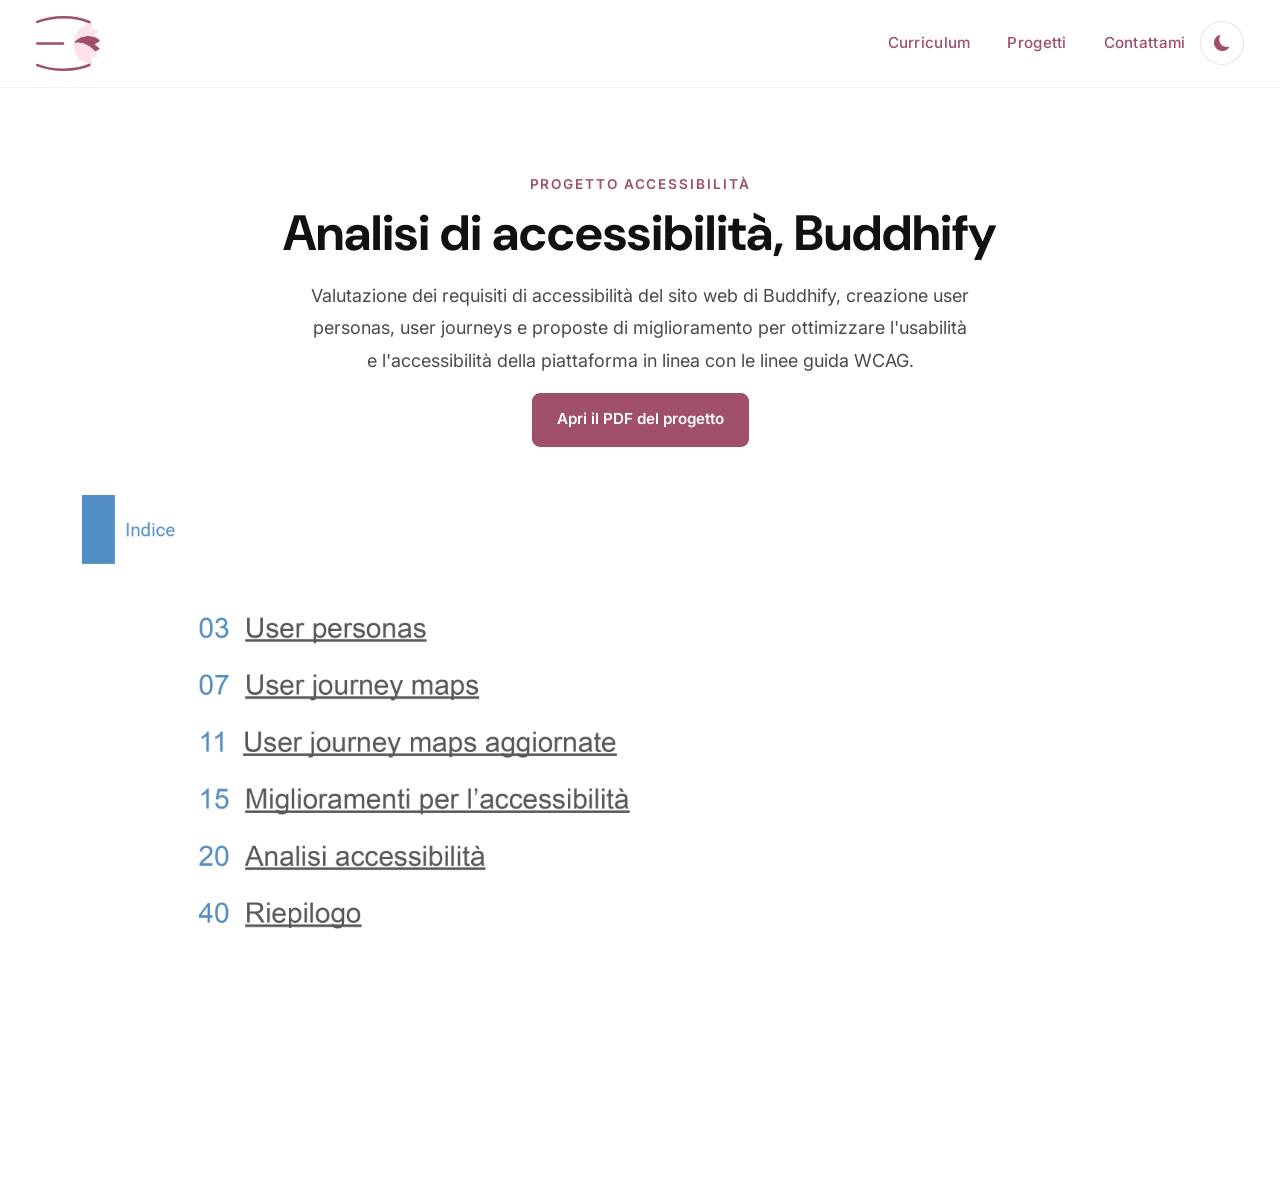
<file: accessibilità.html>
<!doctype html>
<html lang="it" data-bs-theme="light" data-theme="light">
  <head>
    <meta charset="UTF-8" />
    <meta name="viewport" content="width=device-width, initial-scale=1.0" />
    <title>Emiliana Forestiere</title>
    <link rel="icon" type="image/x-icon" href="media/Logo-emily.svg">
    <link
      href="https://cdn.jsdelivr.net/npm/bootstrap@5.3.8/dist/css/bootstrap.min.css"
      rel="stylesheet"
      integrity="sha384-sRIl4kxILFvY47J16cr9ZwB07vP4J8+LH7qKQnuqkuIAvNWLzeN8tE5YBujZqJLB"
      crossorigin="anonymous"
    />

    <link rel="preconnect" href="https://fonts.googleapis.com" />
    <link rel="preconnect" href="https://fonts.gstatic.com" crossorigin />
    <link
      href="https://fonts.googleapis.com/css2?family=Inter:wght@400;500;600&family=Cormorant+Garamond:wght@500;600;700&family=DM+Sans:ital,opsz,wght@0,9..40,100..1000;1,9..40,100..1000&family=Lora:ital,wght@0,400;0,500;1,400&display=swap"
      rel="stylesheet"
    />
    <link
      rel="stylesheet"
      href="https://cdn.jsdelivr.net/npm/bootstrap-icons@1.13.1/font/bootstrap-icons.min.css"
    />

    <link rel="stylesheet" href="css/homepage.css" />
    <link rel="stylesheet" href="css/header.css" />
    <link rel="stylesheet" href="css/hero.css" />
    <link rel="stylesheet" href="css/projects.css" />

    <link rel="preconnect" href="https://fonts.googleapis.com" />
    <link rel="preconnect" href="https://fonts.gstatic.com" crossorigin />
    <link
      href="https://fonts.googleapis.com/css2?family=DM+Sans:ital,opsz,wght@0,9..40,100..1000;1,9..40,100..1000&display=swap"
      rel="stylesheet"
    />

    <meta property="og:title" content="Emiliana Forestiere | Accessibilità" />
    <meta property="og:description" content="Guarda il mio progetto di Accessibilità" />
    <meta property="og:image" content="https://github.com/EmilyWasu/emilywasu.github.io/blob/main/media/pdf-progetti/accessibilit%C3%A0/Progetto%20accessibilit%C3%A0_page-0001.jpg" />
    <meta property="og:url" content="https://emilywasu.github.io/accessibilit%C3%A0.html" />
    <meta property="og:type" content="portfolio" />

  </head>

 <body>

  <!---------------------------------HEADER---------------------------------->
    <header id="main_header">
      <nav class="navbar navbar-expand-lg bg-body-tertiary fixed-top">
        <div class="container-fluid">
          <a class="navbar-brand" href="index.html">
            <div class="logo">
              <img src="./media/Logo-emily.svg" alt="logo Emily" width="64">
            </div>
          </a>

          <button
            class="navbar-toggler"
            type="button"
            data-bs-toggle="collapse"
            data-bs-target="#navbarSupportedContent"
            aria-controls="navbarSupportedContent"
            aria-expanded="false"
            aria-label="Apri il menu di navigazione"
          >
            <span class="navbar-toggler-icon"></span>
          </button>

          <div class="collapse navbar-collapse" id="navbarSupportedContent">
            <ul class="navbar-nav me-auto mb-2 mb-lg-0">
     <li class="nav-item">
      <a class="nav-link" href="curriculum.html">Curriculum</a>
    </li>
    <li class="nav-item">
<a class="nav-link" href="index.html#projects">Progetti</a>
</li>
<li class="nav-item">
  <a class="nav-link" href="index.html#contact">Contattami</a>
</li>
            </ul>

            <div class="header-actions">
              <button
                class="theme-toggle"
                type="button"
                aria-label="Attiva tema scuro"
                data-theme-toggle
              >
                <i class="bi bi-moon-fill theme-icon theme-icon-moon"></i>
                <i class="bi bi-sun-fill theme-icon theme-icon-sun"></i>
              </button>
            </div>
          </div>
        </div>
      </nav>
    </header>

        <!--INTRO-->
        <div class="intro-progetti text-center p-3" style="margin-top: 160px;">
          <h2 class="projects-title">
             <p class="section-label">progetto accessibilità</p>
            Analisi di accessibilità, Buddhify<br>
          </h2>
          <p class="projects-intro">
          Valutazione dei requisiti di accessibilità del sito web di Buddhify, creazione user personas, user journeys e proposte di miglioramento per ottimizzare l'usabilità e l'accessibilità della piattaforma in linea con le linee guida WCAG.
          </p>
        </div>

<!--LINK PDF-->
    <div class="d-flex justify-content-center">
  <a href="/media/pdf-progetti/Progetto accessibilità.pdf" class="btn btn-primary btn-lg px-4">
    Apri il PDF del progetto
  </a>
</div>

<!--ANTEPRIMA-->
<section id="accessibilità-pdf" class="py-5">
  <div class="container">

   
    <img src="../media/pdf-progetti/accessibilità/Progetto accessibilità_page-0002.jpg" alt="accessibilità pagina 2" class="img-fluid mb-4" loading="lazy">
   </div>

</section>

    <script src="https://cdn.jsdelivr.net/npm/bootstrap@5.3.8/dist/js/bootstrap.bundle.min.js"></script>

     <!--JS PER CAMBIO TEMA CHIARO/SCURO-->
<script>
  document.addEventListener("DOMContentLoaded", () => {
    const root = document.documentElement;
    const toggle = document.querySelector("[data-theme-toggle]");
    const STORAGE_KEY = "theme";

    function getSystemTheme() {
      return window.matchMedia("(prefers-color-scheme: dark)").matches
        ? "dark"
        : "light";
    }

    function getInitialTheme() {
      return localStorage.getItem(STORAGE_KEY) || getSystemTheme();
    }

    function setTheme(theme) {
      root.setAttribute("data-theme", theme);
      root.setAttribute("data-bs-theme", theme);

      if (toggle) {
        toggle.setAttribute(
          "aria-label",
          theme === "dark" ? "Attiva tema chiaro" : "Attiva tema scuro"
        );
      }
    }

    function saveTheme(theme) {
      localStorage.setItem(STORAGE_KEY, theme);
    }

    let currentTheme = getInitialTheme();
    setTheme(currentTheme);

    if (toggle) {
      toggle.addEventListener("click", () => {
        currentTheme = currentTheme === "dark" ? "light" : "dark";
        setTheme(currentTheme);
        saveTheme(currentTheme);
      });
    }
  });
</script>

 </body>
</file>
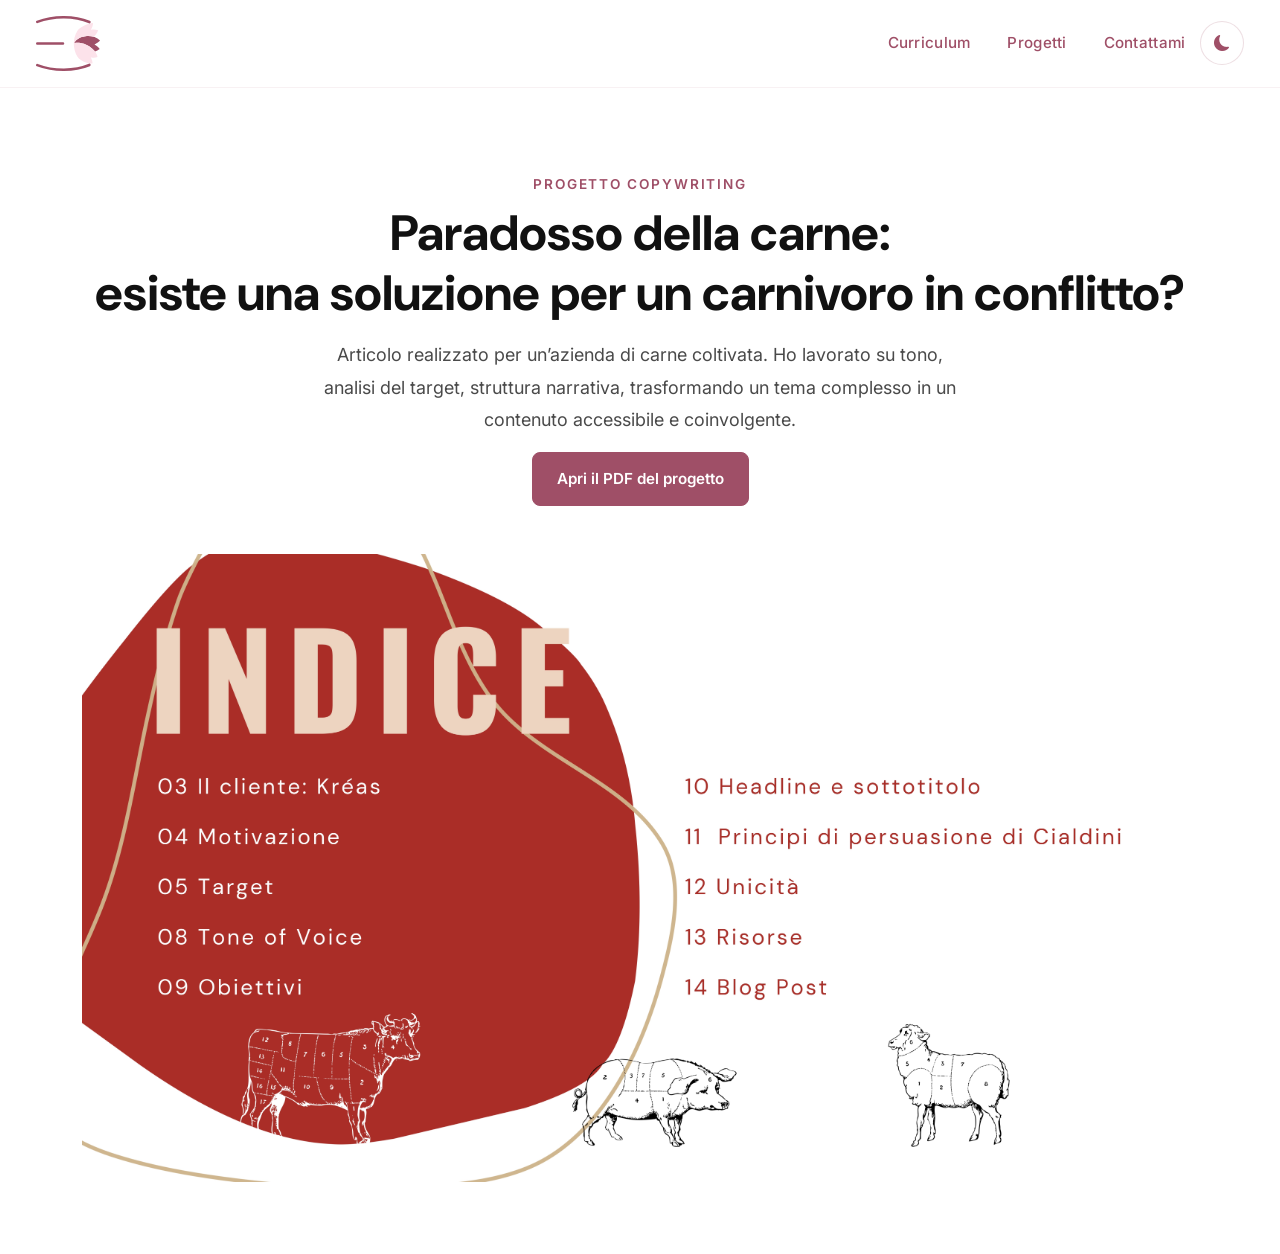
<file: copywriting.html>
<!doctype html>
<html lang="it" data-bs-theme="light" data-theme="light">
  <head>
    <meta charset="UTF-8" />
    <meta name="viewport" content="width=device-width, initial-scale=1.0" />
    <title>Emiliana Forestiere</title>
    <link rel="icon" type="image/x-icon" href="media/Logo-emily.svg">
    <link
      href="https://cdn.jsdelivr.net/npm/bootstrap@5.3.8/dist/css/bootstrap.min.css"
      rel="stylesheet"
      integrity="sha384-sRIl4kxILFvY47J16cr9ZwB07vP4J8+LH7qKQnuqkuIAvNWLzeN8tE5YBujZqJLB"
      crossorigin="anonymous"
    />

    <link rel="preconnect" href="https://fonts.googleapis.com" />
    <link rel="preconnect" href="https://fonts.gstatic.com" crossorigin />
    <link
      href="https://fonts.googleapis.com/css2?family=Inter:wght@400;500;600&family=Cormorant+Garamond:wght@500;600;700&family=DM+Sans:ital,opsz,wght@0,9..40,100..1000;1,9..40,100..1000&family=Lora:ital,wght@0,400;0,500;1,400&display=swap"
      rel="stylesheet"
    />
    <link
      rel="stylesheet"
      href="https://cdn.jsdelivr.net/npm/bootstrap-icons@1.13.1/font/bootstrap-icons.min.css"
    />

    <link rel="stylesheet" href="css/homepage.css" />
    <link rel="stylesheet" href="css/header.css" />
    <link rel="stylesheet" href="css/hero.css" />
    <link rel="stylesheet" href="css/projects.css" />

    <link rel="preconnect" href="https://fonts.googleapis.com" />
    <link rel="preconnect" href="https://fonts.gstatic.com" crossorigin />
    <link
      href="https://fonts.googleapis.com/css2?family=DM+Sans:ital,opsz,wght@0,9..40,100..1000;1,9..40,100..1000&display=swap"
      rel="stylesheet"
    />

    <meta property="og:title" content="Emiliana Forestiere | Copywriting" />
    <meta property="og:description" content="Guarda il mio progetto di Copywriting" />
    <meta property="og:image" content="https://github.com/EmilyWasu/emilywasu.github.io/blob/main/media/pdf-progetti/copywriting/Progetto%20Copywriting%20di%20Emiliana%20Forestiere_page-0001.jpg" />
    <meta property="og:url" content="https://emilywasu.github.io/copywriting.html" />
    <meta property="og:type" content="portfolio" />
  </head>

 <body>

  <!---------------------------------HEADER---------------------------------->
    <header id="main_header">
      <nav class="navbar navbar-expand-lg bg-body-tertiary fixed-top">
        <div class="container-fluid">
          <a class="navbar-brand" href="index.html">
            <div class="logo">
              <img src="./media/Logo-emily.svg" alt="logo Emily" width="64">
            </div>
          </a>

          <button
            class="navbar-toggler"
            type="button"
            data-bs-toggle="collapse"
            data-bs-target="#navbarSupportedContent"
            aria-controls="navbarSupportedContent"
            aria-expanded="false"
            aria-label="Apri il menu di navigazione"
          >
            <span class="navbar-toggler-icon"></span>
          </button>

          <div class="collapse navbar-collapse" id="navbarSupportedContent">
            <ul class="navbar-nav me-auto mb-2 mb-lg-0">
     <li class="nav-item">
      <a class="nav-link" href="curriculum.html">Curriculum</a>
    </li>
    <li class="nav-item">
<a class="nav-link" href="index.html#projects">Progetti</a>
</li>
<li class="nav-item">
  <a class="nav-link" href="index.html#contact">Contattami</a>
</li>
            </ul>

            <div class="header-actions">
              <button
                class="theme-toggle"
                type="button"
                aria-label="Attiva tema scuro"
                data-theme-toggle
              >
                <i class="bi bi-moon-fill theme-icon theme-icon-moon"></i>
                <i class="bi bi-sun-fill theme-icon theme-icon-sun"></i>
              </button>
            </div>
          </div>
        </div>
      </nav>
    </header>

    <!--INTRO-->
        <div class="intro-progetti text-center p-3" style="margin-top: 160px;">
          <h2 class="projects-title">
             <p class="section-label">progetto copywriting</p>
            Paradosso della carne:<br>esiste una soluzione per un carnivoro in conflitto?<br>
          </h2>
          <p class="projects-intro">
            Articolo realizzato per un’azienda di carne coltivata. Ho lavorato su tono, analisi del target, struttura narrativa, trasformando un tema complesso in un contenuto accessibile e coinvolgente.
          </p>
        </div>

<!--LINK PDF-->
    <div class="d-flex justify-content-center">
  <a href="/media/pdf-progetti/Progetto Copywriting di Emiliana Forestiere.pdf" class="btn btn-primary btn-lg px-4">
    Apri il PDF del progetto
  </a>
</div>


<!--ANTEPRIMA-->
<section id="Copywriting-pdf" class="py-5">
  <div class="container">

    <img src="/media/pdf-progetti/copywriting/Progetto Copywriting di Emiliana Forestiere_page-0002.jpg" alt="Copywriting pagina 2" class="img-fluid mb-4" loading="lazy">

  </div>
</section>

    <script src="https://cdn.jsdelivr.net/npm/bootstrap@5.3.8/dist/js/bootstrap.bundle.min.js"></script>

     <!--JS PER CAMBIO TEMA CHIARO/SCURO-->
<script>
  document.addEventListener("DOMContentLoaded", () => {
    const root = document.documentElement;
    const toggle = document.querySelector("[data-theme-toggle]");
    const STORAGE_KEY = "theme";

    function getSystemTheme() {
      return window.matchMedia("(prefers-color-scheme: dark)").matches
        ? "dark"
        : "light";
    }

    function getInitialTheme() {
      return localStorage.getItem(STORAGE_KEY) || getSystemTheme();
    }

    function setTheme(theme) {
      root.setAttribute("data-theme", theme);
      root.setAttribute("data-bs-theme", theme);

      if (toggle) {
        toggle.setAttribute(
          "aria-label",
          theme === "dark" ? "Attiva tema chiaro" : "Attiva tema scuro"
        );
      }
    }

    function saveTheme(theme) {
      localStorage.setItem(STORAGE_KEY, theme);
    }

    let currentTheme = getInitialTheme();
    setTheme(currentTheme);

    if (toggle) {
      toggle.addEventListener("click", () => {
        currentTheme = currentTheme === "dark" ? "light" : "dark";
        setTheme(currentTheme);
        saveTheme(currentTheme);
      });
    }
  });
</script>
 </body>
</file>
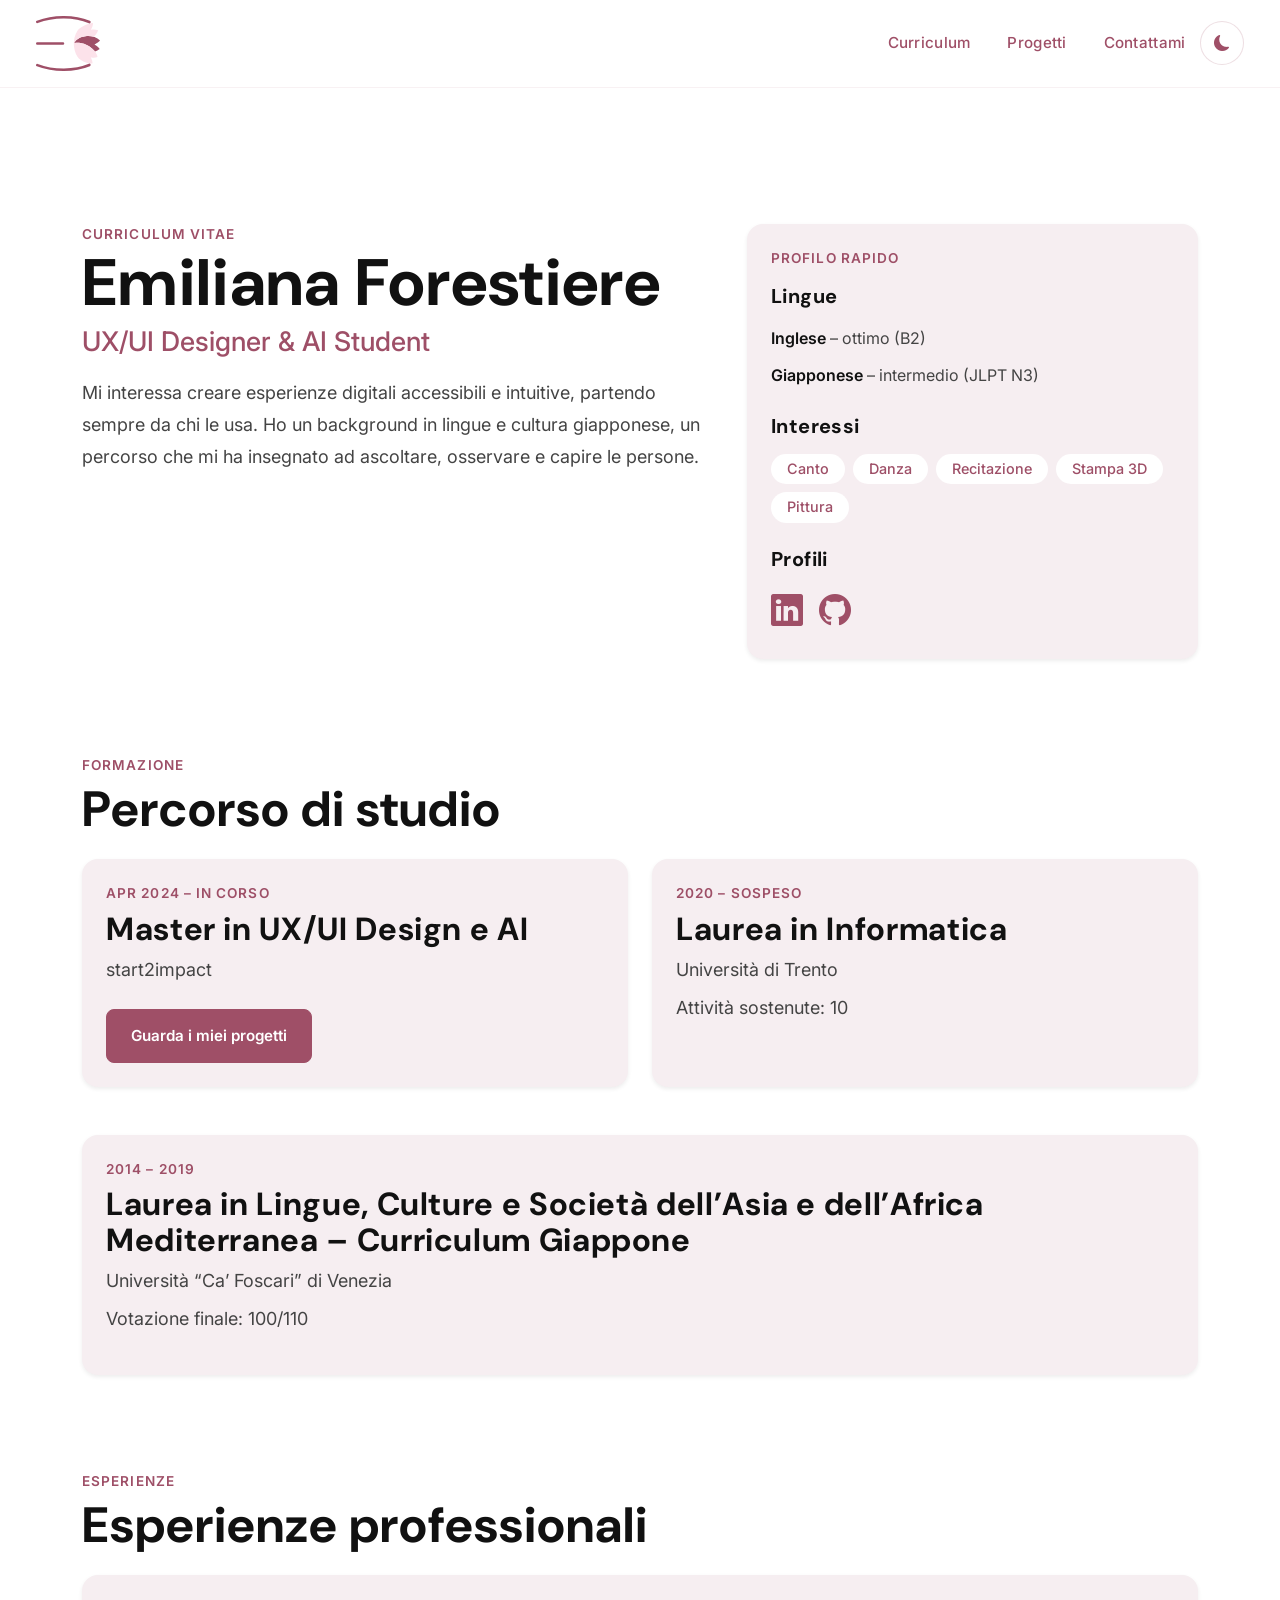
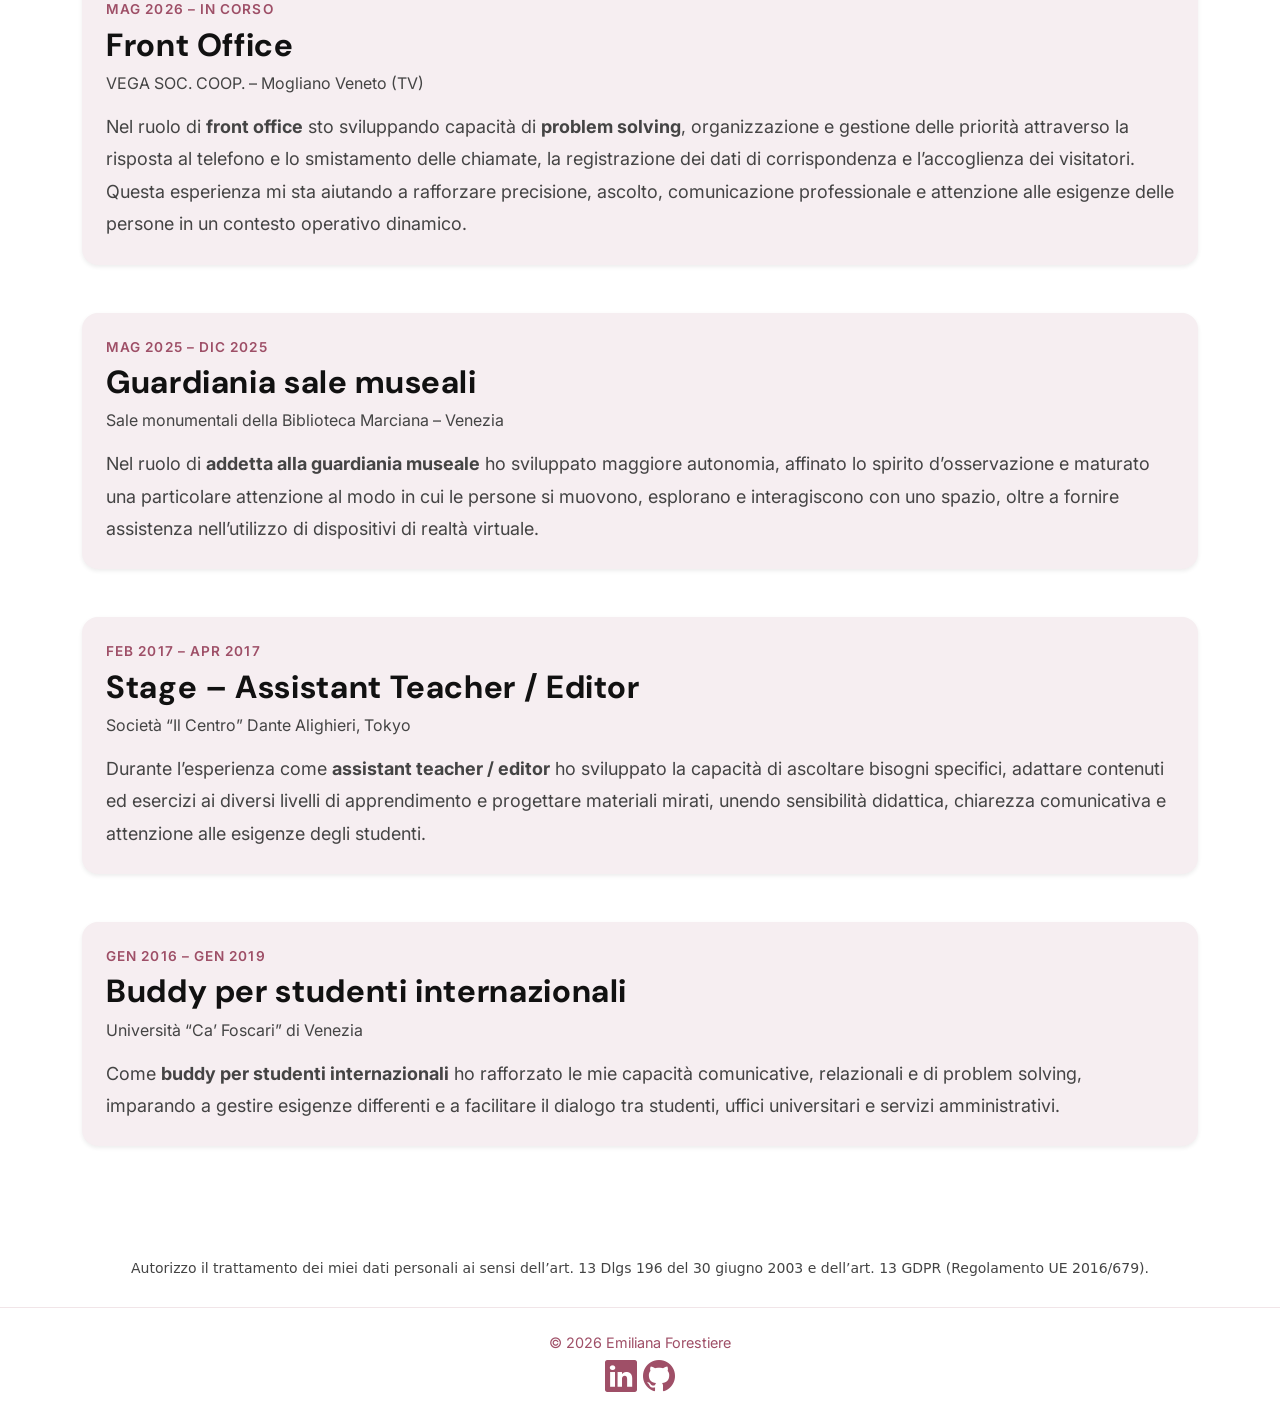
<file: curriculum.html>
<!doctype html>
<html lang="it" data-bs-theme="light" data-theme="light">
  <head>
    <meta charset="UTF-8" />
    <meta name="viewport" content="width=device-width, initial-scale=1.0" />
    <title>Emiliana Forestiere - Curriculum</title>
    <link rel="icon" type="image/x-icon" href="media/Logo-emily.svg">
    <link
      href="https://cdn.jsdelivr.net/npm/bootstrap@5.3.8/dist/css/bootstrap.min.css"
      rel="stylesheet"
      integrity="sha384-sRIl4kxILFvY47J16cr9ZwB07vP4J8+LH7qKQnuqkuIAvNWLzeN8tE5YBujZqJLB"
      crossorigin="anonymous"
    />

    <link rel="preconnect" href="https://fonts.googleapis.com">
<link rel="preconnect" href="https://fonts.gstatic.com" crossorigin>
<link href="https://fonts.googleapis.com/css2?family=Inter:wght@400;500;600&family=Cormorant+Garamond:wght@500;600;700&display=swap" rel="stylesheet">

    <link
      rel="stylesheet"
      href="https://cdn.jsdelivr.net/npm/bootstrap-icons@1.13.1/font/bootstrap-icons.min.css"
    />
    
      <link rel="stylesheet" href="css/chisono.css">
      <link rel="stylesheet" href="css/header.css">
      <link rel="stylesheet" href="css/curriculum.css">
        <link rel="stylesheet" href="css/homepage.css">


<link rel="preconnect" href="https://fonts.googleapis.com">
<link rel="preconnect" href="https://fonts.gstatic.com" crossorigin>
<link href="https://fonts.googleapis.com/css2?family=DM+Sans:ital,opsz,wght@0,9..40,100..1000;1,9..40,100..1000&display=swap" rel="stylesheet">

   <meta property="og:title" content="Emiliana Forestiere | Curriculum" />
    <meta property="og:description" content="Guarda il mio Curriculum" />
    <meta property="og:image" content="https://github.com/EmilyWasu/emilywasu.github.io/blob/main/media/me.jpg" />
    <meta property="og:url" content="https://emilywasu.github.io/curriculum.html" />
    <meta property="og:type" content="portfolio" />

  </head>

  <body>

    <!---------------------------------HEADER---------------------------------->
    <header id="main_header">
        <nav class="navbar navbar-expand-lg bg-body-tertiary fixed-top">
          <div class="container-fluid">
<a class="navbar-brand" href="index.html">
  <div class="logo">
    <img src="./media/Logo-emily.svg" alt="logo Emily" width="64" />
  </div>
</a>

<button
  class="navbar-toggler"
  type="button"
  data-bs-toggle="collapse"
  data-bs-target="#navbarSupportedContent"
  aria-controls="navbarSupportedContent"
  aria-expanded="false"
  aria-label="Apri il menu di navigazione"
>
  <span class="navbar-toggler-icon"></span>
</button>

<div class="collapse navbar-collapse" id="navbarSupportedContent">
  <ul class="navbar-nav me-auto mb-2 mb-lg-0">
    <li class="nav-item">
      <a class="nav-link" href="#curriculum.html">Curriculum</a>
    </li>
    <li class="nav-item">
<a class="nav-link" href="index.html#projects">Progetti</a>
</li>
<li class="nav-item">
  <a class="nav-link" href="index.html#contact">Contattami</a>
</li>
  </ul>

  <div class="header-actions">
    <button
      class="theme-toggle"
      type="button"
      aria-label="Attiva tema scuro"
      data-theme-toggle
    >
      <i class="bi bi-moon-fill theme-icon theme-icon-moon"></i>
      <i class="bi bi-sun-fill theme-icon theme-icon-sun"></i>
    </button>
  </div>
</div>
          </div>
        </nav>
    </header>
    


<main class="cv-main">
  <div class="container py-5">

    <!-------------------------------------PROFILO-------------------------------------->
 <section id="intro" class="py-5">
  <div class="row g-4 align-items-start">

    <div class="col-lg-7">
      <p class="cv-section-label mb-2 text-uppercase fw-semibold">
        Curriculum Vitae
      </p>

      <h1 class="cv-title mb-2">
        Emiliana Forestiere
      </h1>

      <p class="cv-subtitle mb-3">
        UX/UI Designer &amp; AI Student
      </p>

      <p class="cv-description mb-4">
        Mi interessa creare esperienze digitali accessibili e intuitive, partendo sempre da chi le usa. Ho un background in lingue e cultura giapponese, un percorso che mi ha insegnato ad ascoltare, osservare e capire le persone.
      </p>
    </div>

    <div class="col-lg-5">
      <div class="card border-0 shadow-sm rounded-4 h-100 cv-card">
        <div class="card-body p-4 p-lg-4">

          <p class="cv-section-label mb-3 text-uppercase fw-semibold">
            Profilo rapido
          </p>

          <div class="mb-4">
            <h2 class="cv-heading h5 mb-3 "><strong>Lingue</strong></h2>

            <ul class="cv-list list-unstyled mb-0">
              <li class="mb-2">
                <span class="fw-semibold cv-list-strong">Inglese</span> – ottimo (B2)
              </li>
              <li class="mb-0">
                <span class="fw-semibold cv-list-strong">Giapponese</span> – intermedio (JLPT N3)
              </li>
            </ul>
          </div>

          <div>
            <h2 class="cv-heading h5 mb-3"><strong>Interessi</strong></h2>

            <div class="d-flex flex-wrap gap-2">
              <span class="cv-badge badge rounded-pill px-3 py-2">Canto</span>
              <span class="cv-badge badge rounded-pill px-3 py-2">Danza</span>
              <span class="cv-badge badge rounded-pill px-3 py-2">Recitazione</span>
              <span class="cv-badge badge rounded-pill px-3 py-2">Stampa 3D</span>
              <span class="cv-badge badge rounded-pill px-3 py-2">Pittura</span>
            </div>

            <div class="mt-4">
  <h2 class="cv-heading h5 mb-3"><strong>Profili</strong></h2>
            <div class="d-flex gap-3">
            <a
              href="https://www.linkedin.com/in/emiliana-forestiere"
              target="_blank"
              rel="noopener noreferrer"
              class="social-contact-link"
              aria-label="Visit my LinkedIn profile"
            >
              <i class="bi bi-linkedin"></i>
            </a>
            <a
              href="https://github.com/EmilyWasu"
              target="_blank"
              rel="noopener noreferrer"
              class="social-contact-link"
              aria-label="Visit my Github profile"
            >
              <i class="bi bi-github"></i>
            </a>

            </div>
          </div>

        </div>
      </div>
    </div>

  </div>
</section>


    <!------------------------------------- FORMAZIONE -------------------------------------->
 <section id="formazione" class="py-5 cv-section-bg">

  <p class="cv-section-label mb-2">Formazione</p>

  <h2 class="cv-title-2 mb-4">Percorso di studio</h2>

  <div class="row gy-5">

    <!-- CARD-->
    <div class="col-md-6">
      <div class="card border-0 shadow-sm rounded-4 h-100 cv-card">
        <div class="card-body p-4">

          <p class="cv-section-label mb-2">apr 2024 – in corso</p>

          <h3 class="cv-card-title mb-2">Master in UX/UI Design e AI</h3>

          <p class="cv-card-text mb-4">start2impact</p>

<!--       <div class="d-flex flex-wrap gap-2">
            <span class="cv-badge badge rounded-pill px-3 py-2">Adobe Illustrator</span>
            <span class="cv-badge badge rounded-pill px-3 py-2">Figma</span>
            <span class="cv-badge badge rounded-pill px-3 py-2">HTML</span>
            <span class="cv-badge badge rounded-pill px-3 py-2">CSS</span>
            <span class="cv-badge badge rounded-pill px-3 py-2">Copywriting</span>
            <span class="cv-badge badge rounded-pill px-3 py-2">User research</span>
            <span class="cv-badge badge rounded-pill px-3 py-2">Accessibilità</span>
            <span class="cv-badge badge rounded-pill px-3 py-2">Wireframing</span>
            <span class="cv-badge badge rounded-pill px-3 py-2">User Interface</span>
            <span class="cv-badge badge rounded-pill px-3 py-2">Usability testing</span>
            <span class="cv-badge badge rounded-pill px-3 py-2">Branding</span>
          </div>-->
                     <a href="index.html#projects" class="btn btn-primary btn-lg px-4 gap-3"
              >Guarda i miei progetti</a>
        </div>
      </div>
    </div>

    <!-- CARD-->
    <div class="col-md-6">
      <div class="card border-0 shadow-sm rounded-4 h-100 cv-card">
        <div class="card-body p-4">

          <p class="cv-section-label mb-2">2020 – sospeso</p>

          <h3 class="cv-card-title mb-2">Laurea in Informatica</h3>

          <p class="cv-card-text mb-2">Università di Trento</p>
          <p class="cv-card-text mb-3">Attività sostenute: 10</p>


        </div>
      </div>
    </div>

    <!-- CARD -->
    <div class="col-12">
      <div class="card border-0 shadow-sm rounded-4 cv-card">
        <div class="card-body p-4">

          <p class="cv-section-label mb-2">2014 – 2019</p>

          <h3 class="cv-card-title mb-2">
            Laurea in Lingue, Culture e Società dell’Asia e dell’Africa Mediterranea – Curriculum Giappone
          </h3>

          <p class="cv-card-text mb-2">Università “Ca’ Foscari” di Venezia</p>
          <p class="cv-card-text mb-3">Votazione finale: 100/110</p>

        </div>
      </div>
    </div>

  </div>
</section>


    <!------------------------------------ ESPERIENZE ---------------------------------->
   <section id="esperienze" class="py-5">

  <p class="cv-section-label mb-2">Esperienze</p>

  <h2 class="cv-title-2 mb-4">Esperienze professionali</h2>

  <div class="row gy-5">

    <!-- CARD -->
    <div class="col-12">
      <div class="card border-0 shadow-sm rounded-4 cv-card">
        <div class="card-body p-4">

          <p class="cv-section-label mb-2">mag 2026 – in corso</p>

          <h3 class="cv-card-title h4 mb-2">Front Office</h3>

          <p class="cv-card-subtitle mb-3">
            VEGA SOC. COOP. – Mogliano Veneto (TV)
          </p>

          <p class="cv-card-text-long mb-0">
            Nel ruolo di <strong>front office</strong> sto sviluppando capacità di <strong>problem solving</strong>,
            organizzazione e gestione delle priorità attraverso la risposta al telefono e lo smistamento delle chiamate,
            la registrazione dei dati di corrispondenza e l’accoglienza dei visitatori. Questa esperienza mi sta aiutando
            a rafforzare precisione, ascolto, comunicazione professionale e attenzione alle esigenze delle persone in un contesto operativo dinamico.
          </p>

        </div>
      </div>
    </div>

    <!-- CARD -->
    <div class="col-12">
      <div class="card border-0 shadow-sm rounded-4 cv-card">
        <div class="card-body p-4">

          <p class="cv-section-label mb-2">mag 2025 – dic 2025</p>

          <h3 class="cv-card-title h4 mb-2">Guardiania sale museali</h3>

          <p class="cv-card-subtitle mb-3">
            Sale monumentali della Biblioteca Marciana – Venezia
          </p>

          <p class="cv-card-text-long mb-0">
            Nel ruolo di <strong>addetta alla guardiania museale</strong> ho sviluppato maggiore autonomia,
            affinato lo spirito d’osservazione e maturato una particolare attenzione al modo in cui le persone
            si muovono, esplorano e interagiscono con uno spazio, oltre a fornire assistenza nell’utilizzo di dispositivi di realtà virtuale.
          </p>

        </div>
      </div>
    </div>

    <!-- CARD -->
    <div class="col-12">
      <div class="card border-0 shadow-sm rounded-4 cv-card">
        <div class="card-body p-4">

          <p class="cv-section-label mb-2">feb 2017 – apr 2017</p>

          <h3 class="cv-card-title h4 mb-2">Stage – Assistant Teacher / Editor</h3>

          <p class="cv-card-subtitle mb-3">
            Società “Il Centro” Dante Alighieri, Tokyo
          </p>

          <p class="cv-card-text-long mb-0">
            Durante l’esperienza come <strong>assistant teacher / editor</strong> ho sviluppato la capacità di ascoltare
            bisogni specifici, adattare contenuti ed esercizi ai diversi livelli di apprendimento e progettare materiali
            mirati, unendo sensibilità didattica, chiarezza comunicativa e attenzione alle esigenze degli studenti.
          </p>

        </div>
      </div>
    </div>

    <!-- CARD -->
    <div class="col-12">
      <div class="card border-0 shadow-sm rounded-4 cv-card">
        <div class="card-body p-4">

          <p class="cv-section-label mb-2">gen 2016 – gen 2019</p>

          <h3 class="cv-card-title h4 mb-2">Buddy per studenti internazionali</h3>

          <p class="cv-card-subtitle mb-3">
            Università “Ca’ Foscari” di Venezia
          </p>

          <p class="cv-card-text-long mb-0">
            Come <strong>buddy per studenti internazionali</strong> ho rafforzato le mie capacità comunicative,
            relazionali e di problem solving, imparando a gestire esigenze differenti e a facilitare il dialogo
            tra studenti, uffici universitari e servizi amministrativi.
          </p>

        </div>
      </div>
    </div>

  </div>
</section>

      </div>
    </section>

    <!----------------------------- PRIVACY ------------------------------->
    <section class="pt-3 pb-4 text-center">
      <p class="small mb-0" style="color: var(--cv-text-muted);">
        Autorizzo il trattamento dei miei dati personali ai sensi dell’art. 13 Dlgs 196 del 30 giugno 2003
        e dell’art. 13 GDPR (Regolamento UE 2016/679).
      </p>
    </section>
  </div>
</main>

<!-----------------------------FOOTER---------------------------->
 <footer class="site-footer">
      <p>© 2026 Emiliana Forestiere</p>

            
      <div class="gap-3 align-items-center">
            <a
              href="https://www.linkedin.com/in/emiliana-forestiere"
              target="_blank"
              rel="noopener noreferrer"
              class="social-contact-link"
              aria-label="Visit my LinkedIn profile"
            >
              <i class="bi bi-linkedin"></i>
            </a>
            <a
              href="https://github.com/EmilyWasu"
              target="_blank"
              rel="noopener noreferrer"
              class="social-contact-link"
              aria-label="Visit my Github profile"
            >
              <i class="bi bi-github"></i>
            </a>

            </div>
          </div>
    </footer>

<script
  src="https://cdn.jsdelivr.net/npm/bootstrap@5.3.3/dist/js/bootstrap.bundle.min.js"
  integrity="sha384-YvpcrYf0tY3lHB60NNkmXc5s9fDVZLESaAA55NDzOxhy9GkcIdslK1eN7N6jIeHz"
  crossorigin="anonymous"
></script>

<!--JS PER CAMBIO TEMA CHIARO/SCURO-->
<script>
  document.addEventListener("DOMContentLoaded", () => {
    const root = document.documentElement;
    const toggle = document.querySelector("[data-theme-toggle]");
    const STORAGE_KEY = "theme";

    function getSystemTheme() {
      return window.matchMedia("(prefers-color-scheme: dark)").matches
        ? "dark"
        : "light";
    }

    function getInitialTheme() {
      return localStorage.getItem(STORAGE_KEY) || getSystemTheme();
    }

    function setTheme(theme) {
      root.setAttribute("data-theme", theme);
      root.setAttribute("data-bs-theme", theme);

      if (toggle) {
        toggle.setAttribute(
          "aria-label",
          theme === "dark" ? "Attiva tema chiaro" : "Attiva tema scuro"
        );
      }
    }

    function saveTheme(theme) {
      localStorage.setItem(STORAGE_KEY, theme);
    }

    let currentTheme = getInitialTheme();
    setTheme(currentTheme);

    if (toggle) {
      toggle.addEventListener("click", () => {
        currentTheme = currentTheme === "dark" ? "light" : "dark";
        setTheme(currentTheme);
        saveTheme(currentTheme);
      });
    }
  });
</script>

  </body>
</file>
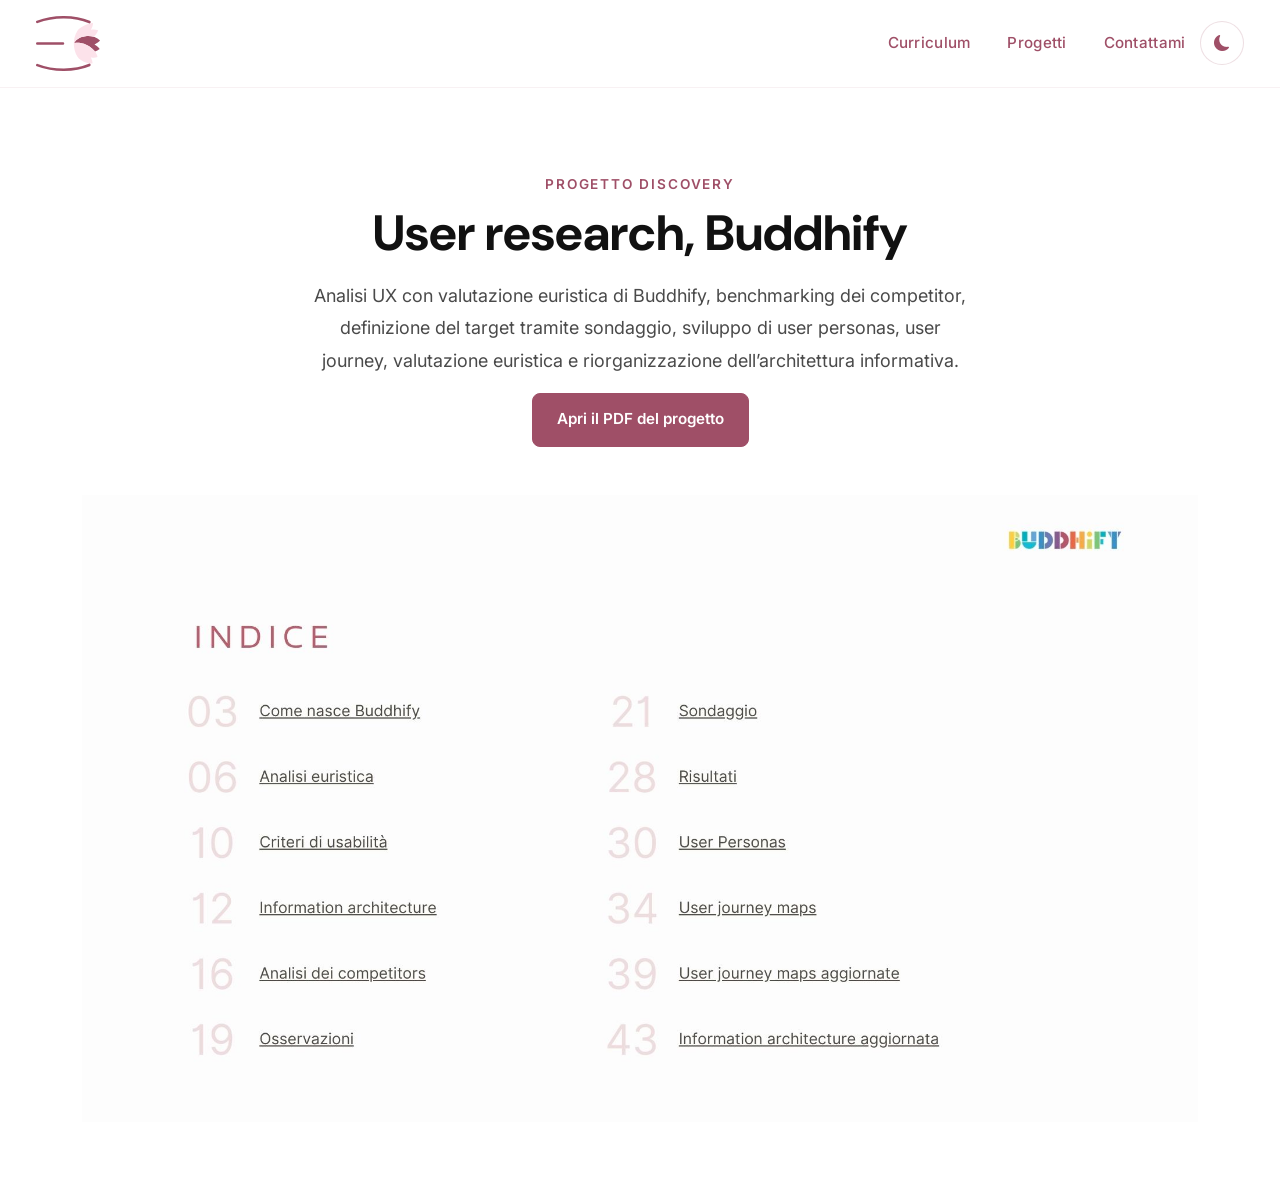
<file: discovery.html>
<!doctype html>
<html lang="it" data-bs-theme="light" data-theme="light">
  <head>
    <meta charset="UTF-8" />
    <meta name="viewport" content="width=device-width, initial-scale=1.0" />
    <title>Emiliana Forestiere - Progetto Discovery</title>
    <link rel="icon" type="image/x-icon" href="media/Logo-emily.svg">
    <link
      href="https://cdn.jsdelivr.net/npm/bootstrap@5.3.8/dist/css/bootstrap.min.css"
      rel="stylesheet"
      integrity="sha384-sRIl4kxILFvY47J16cr9ZwB07vP4J8+LH7qKQnuqkuIAvNWLzeN8tE5YBujZqJLB"
      crossorigin="anonymous"
    />

    <link rel="preconnect" href="https://fonts.googleapis.com" />
    <link rel="preconnect" href="https://fonts.gstatic.com" crossorigin />
    <link
      href="https://fonts.googleapis.com/css2?family=Inter:wght@400;500;600&family=Cormorant+Garamond:wght@500;600;700&family=DM+Sans:ital,opsz,wght@0,9..40,100..1000;1,9..40,100..1000&family=Lora:ital,wght@0,400;0,500;1,400&display=swap"
      rel="stylesheet"
    />
    <link
      rel="stylesheet"
      href="https://cdn.jsdelivr.net/npm/bootstrap-icons@1.13.1/font/bootstrap-icons.min.css"
    />

    <link rel="stylesheet" href="css/homepage.css" />
    <link rel="stylesheet" href="css/header.css" />
    <link rel="stylesheet" href="css/hero.css" />
    <link rel="stylesheet" href="css/projects.css" />

    <link rel="preconnect" href="https://fonts.googleapis.com" />
    <link rel="preconnect" href="https://fonts.gstatic.com" crossorigin />
    <link
      href="https://fonts.googleapis.com/css2?family=DM+Sans:ital,opsz,wght@0,9..40,100..1000;1,9..40,100..1000&display=swap"
      rel="stylesheet"
    />

    <meta property="og:title" content="Emiliana Forestiere | Discovery" />
    <meta property="og:description" content="Guarda il mio progetto di Discovery" />
    <meta property="og:image" content="https://github.com/EmilyWasu/emilywasu.github.io/blob/main/media/pdf-progetti/discovery/1.jpg" />
    <meta property="og:url" content="https://emilywasu.github.io/discovery.html" />
    <meta property="og:type" content="portfolio" />

  </head>

 <body>

  <!---------------------------------HEADER---------------------------------->
    <header id="main_header">
      <nav class="navbar navbar-expand-lg bg-body-tertiary fixed-top">
        <div class="container-fluid">
          <a class="navbar-brand" href="index.html">
            <div class="logo">
              <img src="./media/Logo-emily.svg" alt="logo Emily" width="64">
            </div>
          </a>

          <button
            class="navbar-toggler"
            type="button"
            data-bs-toggle="collapse"
            data-bs-target="#navbarSupportedContent"
            aria-controls="navbarSupportedContent"
            aria-expanded="false"
            aria-label="Apri il menu di navigazione"
          >
            <span class="navbar-toggler-icon"></span>
          </button>

          <div class="collapse navbar-collapse" id="navbarSupportedContent">
            <ul class="navbar-nav me-auto mb-2 mb-lg-0">
     <li class="nav-item">
      <a class="nav-link" href="curriculum.html">Curriculum</a>
    </li>
    <li class="nav-item">
<a class="nav-link" href="index.html#projects">Progetti</a>
</li>
<li class="nav-item">
  <a class="nav-link" href="index.html#contact">Contattami</a>
</li>
            </ul>

            <div class="header-actions">
              <button
                class="theme-toggle"
                type="button"
                aria-label="Attiva tema scuro"
                data-theme-toggle
              >
                <i class="bi bi-moon-fill theme-icon theme-icon-moon"></i>
                <i class="bi bi-sun-fill theme-icon theme-icon-sun"></i>
              </button>
            </div>
          </div>
        </div>
      </nav>
    </header>

    <!--INTRO-->
        <div class="intro-progetti text-center p-3" style="margin-top: 160px;">
          <h2 class="projects-title">
             <p class="section-label">progetto discovery</p>
            User research, Buddhify
          </h2>
          <p class="projects-intro">
           Analisi UX con valutazione euristica di Buddhify, benchmarking dei competitor, definizione del target tramite sondaggio, sviluppo di user personas, user journey, valutazione euristica e riorganizzazione dell’architettura informativa.
          </p>
        </div>

<!--LINK PDF-->
<div class="d-flex justify-content-center">
  <a href="/media/pdf-progetti/Progetto Discovery Completo.pdf" class="btn btn-primary btn-lg px-4">
    Apri il PDF del progetto
  </a>
</div>

<!--ANTEPRIMA-->
<section id="discovery-pdf" class="py-5">
  <div class="container">

    <img src="../media/pdf-progetti/discovery/2.jpg" alt="discovery pagina 2" class="img-fluid mb-4" loading="lazy">

  </div>
</section>

    <script src="https://cdn.jsdelivr.net/npm/bootstrap@5.3.8/dist/js/bootstrap.bundle.min.js"></script>

     <!--JS PER CAMBIO TEMA CHIARO/SCURO-->
<script>
  document.addEventListener("DOMContentLoaded", () => {
    const root = document.documentElement;
    const toggle = document.querySelector("[data-theme-toggle]");
    const STORAGE_KEY = "theme";

    function getSystemTheme() {
      return window.matchMedia("(prefers-color-scheme: dark)").matches
        ? "dark"
        : "light";
    }

    function getInitialTheme() {
      return localStorage.getItem(STORAGE_KEY) || getSystemTheme();
    }

    function setTheme(theme) {
      root.setAttribute("data-theme", theme);
      root.setAttribute("data-bs-theme", theme);

      if (toggle) {
        toggle.setAttribute(
          "aria-label",
          theme === "dark" ? "Attiva tema chiaro" : "Attiva tema scuro"
        );
      }
    }

    function saveTheme(theme) {
      localStorage.setItem(STORAGE_KEY, theme);
    }

    let currentTheme = getInitialTheme();
    setTheme(currentTheme);

    if (toggle) {
      toggle.addEventListener("click", () => {
        currentTheme = currentTheme === "dark" ? "light" : "dark";
        setTheme(currentTheme);
        saveTheme(currentTheme);
      });
    }
  });
</script>
 </body>
</file>
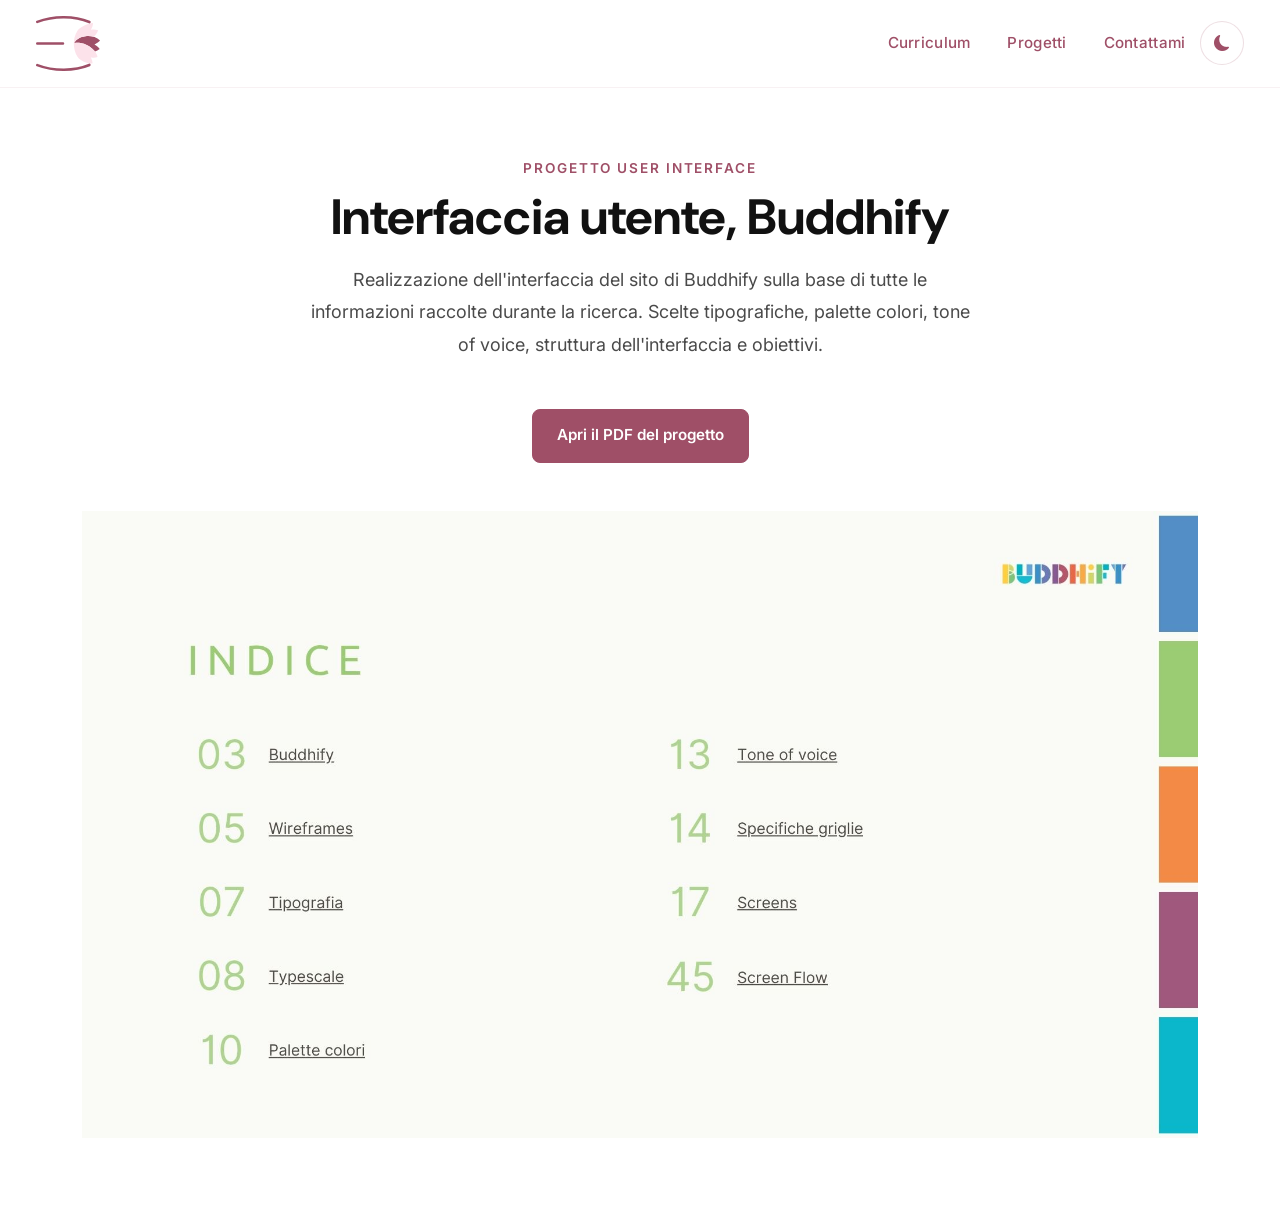
<file: userinterface.html>
<!doctype html>
<html lang="it" data-bs-theme="light" data-theme="light">
  <head>
    <meta charset="UTF-8" />
    <meta name="viewport" content="width=device-width, initial-scale=1.0" />
    <title>Emiliana Forestiere</title>
    <link rel="icon" type="image/x-icon" href="media/Logo-emily.svg">
    <link
      href="https://cdn.jsdelivr.net/npm/bootstrap@5.3.8/dist/css/bootstrap.min.css"
      rel="stylesheet"
      integrity="sha384-sRIl4kxILFvY47J16cr9ZwB07vP4J8+LH7qKQnuqkuIAvNWLzeN8tE5YBujZqJLB"
      crossorigin="anonymous"
    />

    <link rel="preconnect" href="https://fonts.googleapis.com" />
    <link rel="preconnect" href="https://fonts.gstatic.com" crossorigin />
    <link
      href="https://fonts.googleapis.com/css2?family=Inter:wght@400;500;600&family=Cormorant+Garamond:wght@500;600;700&family=DM+Sans:ital,opsz,wght@0,9..40,100..1000;1,9..40,100..1000&family=Lora:ital,wght@0,400;0,500;1,400&display=swap"
      rel="stylesheet"
    />
    <link
      rel="stylesheet"
      href="https://cdn.jsdelivr.net/npm/bootstrap-icons@1.13.1/font/bootstrap-icons.min.css"
    />

    <link rel="stylesheet" href="css/homepage.css" />
    <link rel="stylesheet" href="css/header.css" />
    <link rel="stylesheet" href="css/hero.css" />
    <link rel="stylesheet" href="css/projects.css" />

    <link rel="preconnect" href="https://fonts.googleapis.com" />
    <link rel="preconnect" href="https://fonts.gstatic.com" crossorigin />
    <link
      href="https://fonts.googleapis.com/css2?family=DM+Sans:ital,opsz,wght@0,9..40,100..1000;1,9..40,100..1000&display=swap"
      rel="stylesheet"
    />

    <meta property="og:title" content="Emiliana Forestiere | User Interface" />
    <meta property="og:description" content="Guarda il mio progetto di User Interface" />
    <meta property="og:image" content="https://github.com/EmilyWasu/emilywasu.github.io/blob/main/media/pdf-progetti/userinterface/1.jpg" />
    <meta property="og:url" content="https://emilywasu.github.io/userinterface.html" />
    <meta property="og:type" content="portfolio" />
  </head>

 <body>

  <!---------------------------------HEADER---------------------------------->
    <header id="main_header">
      <nav class="navbar navbar-expand-lg bg-body-tertiary fixed-top">
        <div class="container-fluid">
          <a class="navbar-brand" href="index.html">
            <div class="logo">
              <img src="./media/Logo-emily.svg" alt="logo Emily" width="64">
            </div>
          </a>

          <button
            class="navbar-toggler"
            type="button"
            data-bs-toggle="collapse"
            data-bs-target="#navbarSupportedContent"
            aria-controls="navbarSupportedContent"
            aria-expanded="false"
            aria-label="Apri il menu di navigazione"
          >
            <span class="navbar-toggler-icon"></span>
          </button>

          <div class="collapse navbar-collapse" id="navbarSupportedContent">
            <ul class="navbar-nav me-auto mb-2 mb-lg-0">
     <li class="nav-item">
      <a class="nav-link" href="#curriculum.html">Curriculum</a>
    </li>
    <li class="nav-item">
<a class="nav-link" href="index.html#projects">Progetti</a>
</li>
<li class="nav-item">
  <a class="nav-link" href="index.html#contact">Contattami</a>
</li>
            </ul>

            <div class="header-actions">
              <button
                class="theme-toggle"
                type="button"
                aria-label="Attiva tema scuro"
                data-theme-toggle
              >
                <i class="bi bi-moon-fill theme-icon theme-icon-moon"></i>
                <i class="bi bi-sun-fill theme-icon theme-icon-sun"></i>
              </button>
            </div>
          </div>
        </div>
      </nav>
    </header>

        <!--INTRO-->
        <div class="intro-progetti text-center mb-5" style="margin-top: 160px;">
          <h2 class="projects-title">
             <p class="section-label">progetto user interface</p>
            Interfaccia utente, Buddhify<br>
          </h2>
          <p class="projects-intro">
          Realizzazione dell'interfaccia del sito di Buddhify sulla base di tutte le informazioni raccolte durante la ricerca. Scelte tipografiche, palette colori, tone of voice, struttura dell'interfaccia e obiettivi.
          </p>
        </div>

<!--LINK PDF-->
    <div class="d-flex justify-content-center">
  <a href="/media/pdf-progetti/User Interface completo.pdf" class="btn btn-primary btn-lg px-4">
    Apri il PDF del progetto
  </a>
</div>

<!--ANTEPRIMA-->
<section id="userinterface-pdf" class="py-5">
  <div class="container">

    <img src="../media/pdf-progetti/userinterface/2.jpg" alt="userinterface pagina 2" class="img-fluid mb-4" loading="lazy">
  </div>
</section>

    <script src="https://cdn.jsdelivr.net/npm/bootstrap@5.3.8/dist/js/bootstrap.bundle.min.js"></script>

     <!--JS PER CAMBIO TEMA CHIARO/SCURO-->
<script>
  document.addEventListener("DOMContentLoaded", () => {
    const root = document.documentElement;
    const toggle = document.querySelector("[data-theme-toggle]");
    const STORAGE_KEY = "theme";

    function getSystemTheme() {
      return window.matchMedia("(prefers-color-scheme: dark)").matches
        ? "dark"
        : "light";
    }

    function getInitialTheme() {
      return localStorage.getItem(STORAGE_KEY) || getSystemTheme();
    }

    function setTheme(theme) {
      root.setAttribute("data-theme", theme);
      root.setAttribute("data-bs-theme", theme);

      if (toggle) {
        toggle.setAttribute(
          "aria-label",
          theme === "dark" ? "Attiva tema chiaro" : "Attiva tema scuro"
        );
      }
    }

    function saveTheme(theme) {
      localStorage.setItem(STORAGE_KEY, theme);
    }

    let currentTheme = getInitialTheme();
    setTheme(currentTheme);

    if (toggle) {
      toggle.addEventListener("click", () => {
        currentTheme = currentTheme === "dark" ? "light" : "dark";
        setTheme(currentTheme);
        saveTheme(currentTheme);
      });
    }
  });
</script>
 </body>
</file>
<file: css/homepage.css>
@charset "UTF-8";
:root,
html[data-theme=light] {
  --title-font: "DM Sans", sans-serif;
  --body-font: "Inter", sans-serif;
  --accent-font: "Lora", serif;
  --h2-size: clamp(2.2rem, 1.5rem + 2vw, 3.5rem);
  --title-size: clamp(2.8rem, 1.7rem + 3vw, 4.5rem);
  --text-size: clamp(1rem, 0.95rem + 0.3vw, 1.125rem);
  --page-bg: #ffffff;
  --page-text: #262626;
  --text-color: #444444;
  --title-color: #111111;
  --muted-text: #6b5560;
  --brand-accent: #9f4f67;
  --brand-accent-hover: #be7c90;
  --brand-accent-active: #7a394d;
  --brand-accent-soft: rgba(159, 79, 103, 0.08);
  --section-soft-bg: #fffafc;
  --card-bg: #ffffff;
  --card-border: rgba(159, 79, 103, 0.12);
  --card-shadow: 0 12px 30px rgba(159, 79, 103, 0.06);
  --image-soft-shadow: 0 12px 30px rgba(159, 79, 103, 0.10);
  --input-bg: #ffffff;
  --input-border: rgba(159, 79, 103, 0.18);
  --input-border-focus: #eb7598;
  --input-focus-ring: rgba(235, 117, 152, 0.15);
  --input-text: #222222;
  --input-placeholder: #9b7b86;
  --form-label-color: #9f4f67;
  --link-accent: #9f4f67;
  --link-accent-hover: #be7c90;
  --footer-bg: #ffffff;
  --footer-border: rgba(159, 79, 103, 0.15);
  --footer-text: #9f4f67;
  --hero-gradient-top: rgba(159, 79, 103, 0.05);
  --hero-gradient-bottom: rgba(255, 255, 255, 1);
  --hero-label-color: #9f4f67;
  --hero-title-color: var(--title-color);
  --hero-accent-color: #9f4f67;
  --hero-text-color: var(--text-color);
  --header-bg: #ffffff;
  --header-border: rgba(159, 79, 103, 0.08);
  --header-border-strong: rgba(159, 79, 103, 0.12);
  --header-link: #9f4f67;
  --header-link-hover: #be7c90;
  --header-link-active: #9f4f67;
  --header-toggle-bg: #ffffff;
  --header-toggle-bg-hover: #f8eef1;
  --header-toggle-border: rgba(159, 79, 103, 0.18);
  --header-toggle-border-hover: rgba(159, 79, 103, 0.3);
  --header-toggle-icon: #9f4f67;
  --header-toggle-icon-hover: #9f4f67;
  --navbar-toggler-filter: invert(33%) sepia(18%) saturate(1074%) hue-rotate(292deg) brightness(92%) contrast(88%);
  --projects-section-bg: #ffffff;
  --projects-intro-color: #4a4a4a;
  --filter-bg: transparent;
  --filter-border: #9f4f67;
  --filter-text: #9f4f67;
  --filter-active-bg: #9f4f67;
  --filter-active-text: #ffffff;
  --filter-active-border: #9f4f67;
  --project-card-bg: transparent;
  --project-card-shadow: none;
  --project-card-shadow-hover: none;
  --project-tag-bg: rgba(159, 79, 103, 0.08);
  --project-tag-text: #9f4f67;
  --project-text-color: #3f3f3f;
  --project-focus: #9f4f67;
  --button-primary-bg: #9f4f67;
  --button-primary-hover: #be7c90;
  --button-primary-active: #7a394d;
  --button-primary-text: #ffffff;
  --button-secondary-bg: #ffffff;
  --button-secondary-text: #9f4f67;
  --button-secondary-border: #9f4f67;
  --button-secondary-hover-bg: #be7c90;
  --button-secondary-hover-text: #ffffff;
  --button-secondary-hover-border: #be7c90;
  --cv-bg: #ffffff;
  --cv-surface: #f6eef1;
  --cv-text: #111111;
  --cv-text-muted: #444444;
  --cv-accent: #9E4F67;
  --cv-badge-bg: #ffff;
  --cv-badge-text: #9E4F67;
  --cv-footer-border: rgba(17, 17, 17, 0.08);
}

html[data-theme=dark] {
  --page-bg: #161216;
  --page-text: #f3e8ec;
  --text-color: #ddd1d6;
  --title-color: #fff4f7;
  --muted-text: #bba7af;
  --brand-accent: #d295a8;
  --brand-accent-hover: #e4b4c2;
  --brand-accent-active: #b97a90;
  --brand-accent-soft: rgba(232, 154, 178, 0.14);
  --section-soft-bg: #1d171c;
  --card-bg: #211a20;
  --card-border: rgba(255, 255, 255, 0.08);
  --card-shadow: 0 12px 30px rgba(0, 0, 0, 0.22);
  --image-soft-shadow: 0 12px 30px rgba(0, 0, 0, 0.28);
  --input-bg: #2a2128;
  --input-border: rgba(255, 255, 255, 0.1);
  --input-border-focus: #e89ab2;
  --input-focus-ring: rgba(232, 154, 178, 0.18);
  --input-text: #f7edf1;
  --input-placeholder: #b79ca6;
  --form-label-color: #e8c2cd;
  --link-accent: #f0c2cf;
  --link-accent-hover: #ffffff;
  --footer-bg: #161216;
  --footer-border: rgba(255, 255, 255, 0.08);
  --footer-text: #f0c2cf;
  --hero-gradient-top: rgba(159, 79, 103, 0.14);
  --hero-gradient-bottom: #161216;
  --hero-label-color: #dca5b5;
  --hero-title-color: #f8edf1;
  --hero-accent-color: #e7b8c5;
  --hero-text-color: #e7dbe0;
  --header-bg: #161216;
  --header-border: rgba(255, 255, 255, 0.08);
  --header-border-strong: rgba(255, 255, 255, 0.12);
  --header-link: #f1d7df;
  --header-link-hover: #dca5b5;
  --header-link-active: #ffffff;
  --header-toggle-bg: #211a20;
  --header-toggle-bg-hover: #2a2128;
  --header-toggle-border: rgba(255, 255, 255, 0.14);
  --header-toggle-border-hover: rgba(255, 255, 255, 0.26);
  --header-toggle-icon: #f1d7df;
  --header-toggle-icon-hover: #ffffff;
  --navbar-toggler-filter: invert(33%) sepia(18%) saturate(1074%) hue-rotate(292deg) brightness(92%) contrast(88%);
  --projects-section-bg: #161216;
  --projects-intro-color: #d3c6cb;
  --filter-bg: transparent;
  --filter-border: #c88ca0;
  --filter-text: #f0d6de;
  --filter-active-bg: #c88ca0;
  --filter-active-text: #1a1116;
  --filter-active-border: #c88ca0;
  --project-card-bg: transparent;
  --project-card-shadow: none;
  --project-card-shadow-hover: none;
  --project-tag-bg: rgba(232, 154, 178, 0.14);
  --project-tag-text: #f2c8d4;
  --project-text-color: #ddd1d6;
  --project-focus: #f0c2cf;
  --button-primary-bg: #c97f96;
  --button-primary-hover: #dfa0b3;
  --button-primary-active: #b96c84;
  --button-primary-text: #1a1116;
  --button-secondary-bg: transparent;
  --button-secondary-text: #f0c2cf;
  --button-secondary-border: #c88ca0;
  --button-secondary-hover-bg: #c88ca0;
  --button-secondary-hover-text: #1a1116;
  --button-secondary-hover-border: #c88ca0;
  --cv-bg: #121212;
  --cv-surface: #1b1b1b;
  --cv-text: #f5f3f4;
  --cv-text-muted: #c9c1c4;
  --cv-accent: #d18ba0;
  --cv-badge-bg: #2b1f24;
  --cv-badge-text: #f0c8d4;
  --cv-footer-border: rgba(255, 255, 255, 0.08);
}

.dm-sans-normal {
  font-family: "DM Sans", sans-serif;
  font-optical-sizing: auto;
  font-weight: 100;
  font-style: normal;
}

.btn-primary {
  --bs-btn-color: var(--button-primary-text);
  --bs-btn-bg: var(--button-primary-bg);
  --bs-btn-border-color: var(--button-primary-bg);
  --bs-btn-hover-color: var(--button-primary-text);
  --bs-btn-hover-bg: var(--button-primary-hover);
  --bs-btn-hover-border-color: var(--button-primary-hover);
  --bs-btn-focus-shadow-rgb: 159, 79, 103;
  --bs-btn-active-color: var(--button-primary-text);
  --bs-btn-active-bg: var(--button-primary-active);
  --bs-btn-active-border-color: var(--button-primary-active);
  padding: 0.9rem 1.4rem;
  font-family: "Inter", sans-serif;
  font-size: 0.95rem;
  font-weight: 600;
  border-radius: 0.5rem;
  transition: background-color 0.3s ease, border-color 0.3s ease, color 0.3s ease;
}

.btn-outline-secondary {
  --bs-btn-color: var(--button-secondary-text);
  --bs-btn-bg: var(--button-secondary-bg);
  --bs-btn-border-color: var(--button-secondary-border);
  --bs-btn-hover-color: var(--button-secondary-hover-text);
  --bs-btn-hover-bg: var(--button-secondary-hover-bg);
  --bs-btn-hover-border-color: var(--button-secondary-hover-border);
  --bs-btn-focus-shadow-rgb: 159, 79, 103;
  --bs-btn-active-color: var(--button-secondary-hover-text);
  --bs-btn-active-bg: var(--button-primary-active);
  --bs-btn-active-border-color: var(--button-primary-active);
  padding: 0.9rem 1.4rem;
  font-family: "Inter", sans-serif;
  font-size: 0.95rem;
  font-weight: 600;
  border-radius: 0.5rem;
  transition: background-color 0.3s ease, border-color 0.3s ease, color 0.3s ease;
}

.social-contact-link .bi {
  font-size: clamp(2rem, 5vw, 1.75rem);
  /* mobile: 2rem → desktop: 1.75rem (fs-3) */
}

/* CHI SONO */
.about-section {
  background-color: var(--section-soft-bg);
  padding-top: 5rem;
  padding-bottom: 5rem;
}

.about-section .container {
  max-width: 1200px;
}

.img-ovale {
  width: 260px;
  height: 340px;
  object-fit: cover;
  border-radius: 50%/40%;
  display: block;
  box-shadow: var(--image-soft-shadow);
}

.section-label {
  font-family: var(--body-font);
  font-size: 0.85rem;
  font-weight: 600;
  letter-spacing: 0.14em;
  text-transform: uppercase;
  color: var(--brand-accent);
  margin-bottom: 0.75rem;
}

.about-title {
  font-family: var(--title-font);
  font-size: var(--h2-size);
  font-weight: 700;
  line-height: 1.1;
  color: var(--title-color);
  margin-bottom: 1.5rem;
}

.about-text {
  font-family: var(--body-font);
  font-size: var(--text-size);
  line-height: 1.5;
  color: var(--text-color);
  margin-bottom: 1rem;
}

.about-actions {
  margin-top: 1.5rem;
}

/* CONTATTAMI */
.contact-section {
  background-color: var(--section-soft-bg);
  padding-top: 5rem;
  padding-bottom: 5rem;
}

.contact-form {
  background: var(--card-bg);
  border: 1px solid var(--card-border);
  border-radius: 1.25rem;
  padding: 2rem;
  box-shadow: var(--card-shadow);
}

.contact-form .form-label {
  font-family: var(--body-font);
  font-size: 0.95rem;
  font-weight: 600;
  color: var(--form-label-color);
}

.contact-form .form-control {
  background-color: var(--input-bg);
  border-radius: 0.75rem;
  border: 1px solid var(--input-border);
  padding: 0.85rem 1rem;
  font-family: var(--body-font);
  font-size: 0.95rem;
  color: var(--input-text);
  box-shadow: none;
}

.contact-form .form-control::placeholder {
  color: var(--input-placeholder);
}

.contact-form .form-control:focus {
  background-color: var(--input-bg);
  color: var(--input-text);
  border-color: var(--input-border-focus);
  box-shadow: 0 0 0 0.2rem var(--input-focus-ring);
}

.contact-linkedin-text {
  font-family: var(--body-font);
  font-size: 0.95rem;
  color: var(--muted-text);
  margin-top: 1.5rem;
  margin-bottom: 0.75rem;
}

.social-contact-link {
  display: inline-flex;
  align-items: center;
  gap: 0.6rem;
  font-family: var(--body-font);
  font-size: 0.98rem;
  font-weight: 600;
  color: var(--link-accent);
  text-decoration: none;
  transition: color 0.3s ease, transform 0.3s ease;
}

.social-contact-link:hover,
.social-contact-link:focus {
  color: var(--link-accent-hover);
  transform: translateY(-1px);
}

.social-contact-link i {
  font-size: clamp(1.75rem, 4vw, 2.5rem);
}

/* FOOTER */
.site-footer {
  width: 100%;
  background-color: var(--footer-bg);
  text-align: center;
  padding: 1.5rem 0;
  margin-top: 0.2rem;
  border-top: 1px solid var(--footer-border);
}

.site-footer p {
  margin: 0;
  font-size: 0.9rem;
  color: var(--footer-text);
  font-family: var(--body-font);
}

/* EFFETTI DI COMPARSA */
.reveal-section {
  opacity: 0;
  transform: translateY(60px);
  transition: opacity 0.8s ease, transform 0.8s ease;
}

.reveal-section.is-visible {
  opacity: 1;
  transform: translateY(0);
}/*# sourceMappingURL=homepage.css.map */
</file>
<file: css/header.css>
@charset "UTF-8";
:root,
html[data-theme=light] {
  --title-font: "DM Sans", sans-serif;
  --body-font: "Inter", sans-serif;
  --accent-font: "Lora", serif;
  --h2-size: clamp(2.2rem, 1.5rem + 2vw, 3.5rem);
  --title-size: clamp(2.8rem, 1.7rem + 3vw, 4.5rem);
  --text-size: clamp(1rem, 0.95rem + 0.3vw, 1.125rem);
  --page-bg: #ffffff;
  --page-text: #262626;
  --text-color: #444444;
  --title-color: #111111;
  --muted-text: #6b5560;
  --brand-accent: #9f4f67;
  --brand-accent-hover: #be7c90;
  --brand-accent-active: #7a394d;
  --brand-accent-soft: rgba(159, 79, 103, 0.08);
  --section-soft-bg: #fffafc;
  --card-bg: #ffffff;
  --card-border: rgba(159, 79, 103, 0.12);
  --card-shadow: 0 12px 30px rgba(159, 79, 103, 0.06);
  --image-soft-shadow: 0 12px 30px rgba(159, 79, 103, 0.10);
  --input-bg: #ffffff;
  --input-border: rgba(159, 79, 103, 0.18);
  --input-border-focus: #eb7598;
  --input-focus-ring: rgba(235, 117, 152, 0.15);
  --input-text: #222222;
  --input-placeholder: #9b7b86;
  --form-label-color: #9f4f67;
  --link-accent: #9f4f67;
  --link-accent-hover: #be7c90;
  --footer-bg: #ffffff;
  --footer-border: rgba(159, 79, 103, 0.15);
  --footer-text: #9f4f67;
  --hero-gradient-top: rgba(159, 79, 103, 0.05);
  --hero-gradient-bottom: rgba(255, 255, 255, 1);
  --hero-label-color: #9f4f67;
  --hero-title-color: var(--title-color);
  --hero-accent-color: #9f4f67;
  --hero-text-color: var(--text-color);
  --header-bg: #ffffff;
  --header-border: rgba(159, 79, 103, 0.08);
  --header-border-strong: rgba(159, 79, 103, 0.12);
  --header-link: #9f4f67;
  --header-link-hover: #be7c90;
  --header-link-active: #9f4f67;
  --header-toggle-bg: #ffffff;
  --header-toggle-bg-hover: #f8eef1;
  --header-toggle-border: rgba(159, 79, 103, 0.18);
  --header-toggle-border-hover: rgba(159, 79, 103, 0.3);
  --header-toggle-icon: #9f4f67;
  --header-toggle-icon-hover: #9f4f67;
  --navbar-toggler-filter: invert(33%) sepia(18%) saturate(1074%) hue-rotate(292deg) brightness(92%) contrast(88%);
  --projects-section-bg: #ffffff;
  --projects-intro-color: #4a4a4a;
  --filter-bg: transparent;
  --filter-border: #9f4f67;
  --filter-text: #9f4f67;
  --filter-active-bg: #9f4f67;
  --filter-active-text: #ffffff;
  --filter-active-border: #9f4f67;
  --project-card-bg: transparent;
  --project-card-shadow: none;
  --project-card-shadow-hover: none;
  --project-tag-bg: rgba(159, 79, 103, 0.08);
  --project-tag-text: #9f4f67;
  --project-text-color: #3f3f3f;
  --project-focus: #9f4f67;
  --button-primary-bg: #9f4f67;
  --button-primary-hover: #be7c90;
  --button-primary-active: #7a394d;
  --button-primary-text: #ffffff;
  --button-secondary-bg: #ffffff;
  --button-secondary-text: #9f4f67;
  --button-secondary-border: #9f4f67;
  --button-secondary-hover-bg: #be7c90;
  --button-secondary-hover-text: #ffffff;
  --button-secondary-hover-border: #be7c90;
  --cv-bg: #ffffff;
  --cv-surface: #f6eef1;
  --cv-text: #111111;
  --cv-text-muted: #444444;
  --cv-accent: #9E4F67;
  --cv-badge-bg: #ffff;
  --cv-badge-text: #9E4F67;
  --cv-footer-border: rgba(17, 17, 17, 0.08);
}

html[data-theme=dark] {
  --page-bg: #161216;
  --page-text: #f3e8ec;
  --text-color: #ddd1d6;
  --title-color: #fff4f7;
  --muted-text: #bba7af;
  --brand-accent: #d295a8;
  --brand-accent-hover: #e4b4c2;
  --brand-accent-active: #b97a90;
  --brand-accent-soft: rgba(232, 154, 178, 0.14);
  --section-soft-bg: #1d171c;
  --card-bg: #211a20;
  --card-border: rgba(255, 255, 255, 0.08);
  --card-shadow: 0 12px 30px rgba(0, 0, 0, 0.22);
  --image-soft-shadow: 0 12px 30px rgba(0, 0, 0, 0.28);
  --input-bg: #2a2128;
  --input-border: rgba(255, 255, 255, 0.1);
  --input-border-focus: #e89ab2;
  --input-focus-ring: rgba(232, 154, 178, 0.18);
  --input-text: #f7edf1;
  --input-placeholder: #b79ca6;
  --form-label-color: #e8c2cd;
  --link-accent: #f0c2cf;
  --link-accent-hover: #ffffff;
  --footer-bg: #161216;
  --footer-border: rgba(255, 255, 255, 0.08);
  --footer-text: #f0c2cf;
  --hero-gradient-top: rgba(159, 79, 103, 0.14);
  --hero-gradient-bottom: #161216;
  --hero-label-color: #dca5b5;
  --hero-title-color: #f8edf1;
  --hero-accent-color: #e7b8c5;
  --hero-text-color: #e7dbe0;
  --header-bg: #161216;
  --header-border: rgba(255, 255, 255, 0.08);
  --header-border-strong: rgba(255, 255, 255, 0.12);
  --header-link: #f1d7df;
  --header-link-hover: #dca5b5;
  --header-link-active: #ffffff;
  --header-toggle-bg: #211a20;
  --header-toggle-bg-hover: #2a2128;
  --header-toggle-border: rgba(255, 255, 255, 0.14);
  --header-toggle-border-hover: rgba(255, 255, 255, 0.26);
  --header-toggle-icon: #f1d7df;
  --header-toggle-icon-hover: #ffffff;
  --navbar-toggler-filter: invert(33%) sepia(18%) saturate(1074%) hue-rotate(292deg) brightness(92%) contrast(88%);
  --projects-section-bg: #161216;
  --projects-intro-color: #d3c6cb;
  --filter-bg: transparent;
  --filter-border: #c88ca0;
  --filter-text: #f0d6de;
  --filter-active-bg: #c88ca0;
  --filter-active-text: #1a1116;
  --filter-active-border: #c88ca0;
  --project-card-bg: transparent;
  --project-card-shadow: none;
  --project-card-shadow-hover: none;
  --project-tag-bg: rgba(232, 154, 178, 0.14);
  --project-tag-text: #f2c8d4;
  --project-text-color: #ddd1d6;
  --project-focus: #f0c2cf;
  --button-primary-bg: #c97f96;
  --button-primary-hover: #dfa0b3;
  --button-primary-active: #b96c84;
  --button-primary-text: #1a1116;
  --button-secondary-bg: transparent;
  --button-secondary-text: #f0c2cf;
  --button-secondary-border: #c88ca0;
  --button-secondary-hover-bg: #c88ca0;
  --button-secondary-hover-text: #1a1116;
  --button-secondary-hover-border: #c88ca0;
  --cv-bg: #121212;
  --cv-surface: #1b1b1b;
  --cv-text: #f5f3f4;
  --cv-text-muted: #c9c1c4;
  --cv-accent: #d18ba0;
  --cv-badge-bg: #2b1f24;
  --cv-badge-text: #f0c8d4;
  --cv-footer-border: rgba(255, 255, 255, 0.08);
}

.dm-sans-normal {
  font-family: "DM Sans", sans-serif;
  font-optical-sizing: auto;
  font-weight: 100;
  font-style: normal;
}

.btn-primary {
  --bs-btn-color: var(--button-primary-text);
  --bs-btn-bg: var(--button-primary-bg);
  --bs-btn-border-color: var(--button-primary-bg);
  --bs-btn-hover-color: var(--button-primary-text);
  --bs-btn-hover-bg: var(--button-primary-hover);
  --bs-btn-hover-border-color: var(--button-primary-hover);
  --bs-btn-focus-shadow-rgb: 159, 79, 103;
  --bs-btn-active-color: var(--button-primary-text);
  --bs-btn-active-bg: var(--button-primary-active);
  --bs-btn-active-border-color: var(--button-primary-active);
  padding: 0.9rem 1.4rem;
  font-family: "Inter", sans-serif;
  font-size: 0.95rem;
  font-weight: 600;
  border-radius: 0.5rem;
  transition: background-color 0.3s ease, border-color 0.3s ease, color 0.3s ease;
}

.btn-outline-secondary {
  --bs-btn-color: var(--button-secondary-text);
  --bs-btn-bg: var(--button-secondary-bg);
  --bs-btn-border-color: var(--button-secondary-border);
  --bs-btn-hover-color: var(--button-secondary-hover-text);
  --bs-btn-hover-bg: var(--button-secondary-hover-bg);
  --bs-btn-hover-border-color: var(--button-secondary-hover-border);
  --bs-btn-focus-shadow-rgb: 159, 79, 103;
  --bs-btn-active-color: var(--button-secondary-hover-text);
  --bs-btn-active-bg: var(--button-primary-active);
  --bs-btn-active-border-color: var(--button-primary-active);
  padding: 0.9rem 1.4rem;
  font-family: "Inter", sans-serif;
  font-size: 0.95rem;
  font-weight: 600;
  border-radius: 0.5rem;
  transition: background-color 0.3s ease, border-color 0.3s ease, color 0.3s ease;
}

.social-contact-link .bi {
  font-size: clamp(2rem, 5vw, 1.75rem);
  /* mobile: 2rem → desktop: 1.75rem (fs-3) */
}

#navbarSupportedContent {
  flex-grow: unset;
}

/* HEADER */
.navbar {
  background-color: var(--header-bg) !important;
  padding: 1rem 1.5rem;
  border-bottom: 1px solid var(--header-border);
}

#main_header .container-fluid {
  display: flex;
  align-items: center;
  justify-content: space-between;
  gap: 1rem;
}

/* LOGO */
#main_header .navbar-brand {
  padding: 0;
  margin-right: 0;
  flex-shrink: 0;
}

#main_header .logo img {
  display: block;
  width: 64px;
  height: auto;
}

/* MENU */
#main_header .navbar-nav {
  gap: 0.5rem;
}

#main_header .nav-link {
  color: var(--header-link) !important;
  font-family: var(--body-font);
  font-size: 0.95rem;
  font-weight: 500;
  letter-spacing: 0.02em;
  padding: 0.5rem 0.9rem !important;
  transition: color 0.3s ease, opacity 0.3s ease, background-color 0.3s ease;
}

#main_header .nav-link:hover,
#main_header .nav-link:focus {
  color: var(--header-link-hover) !important;
}

#main_header .nav-link.active {
  color: var(--header-link-active) !important;
  font-weight: 600;
}

/* TEMA CHIARO SCURO*/
#main_header .header-actions {
  display: flex;
  align-items: center;
  gap: 0.75rem;
  margin-left: auto;
}

#main_header .theme-toggle {
  width: 44px;
  height: 44px;
  border: 1px solid var(--header-toggle-border);
  border-radius: 999px;
  background-color: var(--header-toggle-bg);
  color: var(--header-toggle-icon);
  display: inline-flex;
  align-items: center;
  justify-content: center;
  padding: 0;
  transition: background-color 0.3s ease, border-color 0.3s ease, color 0.3s ease, transform 0.3s ease;
}

#main_header .theme-toggle:hover,
#main_header .theme-toggle:focus-visible {
  background-color: var(--header-toggle-bg-hover);
  border-color: var(--header-toggle-border-hover);
  color: var(--header-toggle-icon-hover);
}

#main_header .theme-toggle:active {
  transform: scale(0.96);
}

#main_header .theme-icon {
  font-size: 1rem;
  line-height: 1;
  display: none;
}

html[data-theme=light] #main_header .theme-icon-moon {
  display: inline-flex;
}

html[data-theme=dark] #main_header .theme-icon-sun {
  display: inline-flex;
}

/* BURGER ICONA*/
#main_header .navbar-toggler {
  border: none;
  box-shadow: none;
  padding: 0.4rem 0.6rem;
  color: var(--header-link);
}

#main_header .navbar-toggler:focus {
  box-shadow: none;
}

#main_header .navbar-toggler-icon {
  filter: var(--navbar-toggler-filter);
}

/* MOBILE */
@media (max-width: 991.98px) {
  #main_header .container-fluid {
    flex-wrap: wrap;
  }
  #main_header .header-actions {
    order: 2;
    margin-left: 0;
  }
  #main_header .navbar-toggler {
    order: 3;
    margin-left: auto;
  }
  #main_header .navbar-collapse {
    order: 4;
    width: 100%;
    margin-top: 1rem;
    padding-top: 1rem;
    border-top: 1px solid var(--header-border-strong);
  }
  #main_header .navbar-nav {
    gap: 0.25rem;
  }
  #main_header .nav-link {
    padding: 0.75rem 0 !important;
  }
}/*# sourceMappingURL=header.css.map */
</file>
<file: css/hero.css>
@charset "UTF-8";
:root,
html[data-theme=light] {
  --title-font: "DM Sans", sans-serif;
  --body-font: "Inter", sans-serif;
  --accent-font: "Lora", serif;
  --h2-size: clamp(2.2rem, 1.5rem + 2vw, 3.5rem);
  --title-size: clamp(2.8rem, 1.7rem + 3vw, 4.5rem);
  --text-size: clamp(1rem, 0.95rem + 0.3vw, 1.125rem);
  --page-bg: #ffffff;
  --page-text: #262626;
  --text-color: #444444;
  --title-color: #111111;
  --muted-text: #6b5560;
  --brand-accent: #9f4f67;
  --brand-accent-hover: #be7c90;
  --brand-accent-active: #7a394d;
  --brand-accent-soft: rgba(159, 79, 103, 0.08);
  --section-soft-bg: #fffafc;
  --card-bg: #ffffff;
  --card-border: rgba(159, 79, 103, 0.12);
  --card-shadow: 0 12px 30px rgba(159, 79, 103, 0.06);
  --image-soft-shadow: 0 12px 30px rgba(159, 79, 103, 0.10);
  --input-bg: #ffffff;
  --input-border: rgba(159, 79, 103, 0.18);
  --input-border-focus: #eb7598;
  --input-focus-ring: rgba(235, 117, 152, 0.15);
  --input-text: #222222;
  --input-placeholder: #9b7b86;
  --form-label-color: #9f4f67;
  --link-accent: #9f4f67;
  --link-accent-hover: #be7c90;
  --footer-bg: #ffffff;
  --footer-border: rgba(159, 79, 103, 0.15);
  --footer-text: #9f4f67;
  --hero-gradient-top: rgba(159, 79, 103, 0.05);
  --hero-gradient-bottom: rgba(255, 255, 255, 1);
  --hero-label-color: #9f4f67;
  --hero-title-color: var(--title-color);
  --hero-accent-color: #9f4f67;
  --hero-text-color: var(--text-color);
  --header-bg: #ffffff;
  --header-border: rgba(159, 79, 103, 0.08);
  --header-border-strong: rgba(159, 79, 103, 0.12);
  --header-link: #9f4f67;
  --header-link-hover: #be7c90;
  --header-link-active: #9f4f67;
  --header-toggle-bg: #ffffff;
  --header-toggle-bg-hover: #f8eef1;
  --header-toggle-border: rgba(159, 79, 103, 0.18);
  --header-toggle-border-hover: rgba(159, 79, 103, 0.3);
  --header-toggle-icon: #9f4f67;
  --header-toggle-icon-hover: #9f4f67;
  --navbar-toggler-filter: invert(33%) sepia(18%) saturate(1074%) hue-rotate(292deg) brightness(92%) contrast(88%);
  --projects-section-bg: #ffffff;
  --projects-intro-color: #4a4a4a;
  --filter-bg: transparent;
  --filter-border: #9f4f67;
  --filter-text: #9f4f67;
  --filter-active-bg: #9f4f67;
  --filter-active-text: #ffffff;
  --filter-active-border: #9f4f67;
  --project-card-bg: transparent;
  --project-card-shadow: none;
  --project-card-shadow-hover: none;
  --project-tag-bg: rgba(159, 79, 103, 0.08);
  --project-tag-text: #9f4f67;
  --project-text-color: #3f3f3f;
  --project-focus: #9f4f67;
  --button-primary-bg: #9f4f67;
  --button-primary-hover: #be7c90;
  --button-primary-active: #7a394d;
  --button-primary-text: #ffffff;
  --button-secondary-bg: #ffffff;
  --button-secondary-text: #9f4f67;
  --button-secondary-border: #9f4f67;
  --button-secondary-hover-bg: #be7c90;
  --button-secondary-hover-text: #ffffff;
  --button-secondary-hover-border: #be7c90;
  --cv-bg: #ffffff;
  --cv-surface: #f6eef1;
  --cv-text: #111111;
  --cv-text-muted: #444444;
  --cv-accent: #9E4F67;
  --cv-badge-bg: #ffff;
  --cv-badge-text: #9E4F67;
  --cv-footer-border: rgba(17, 17, 17, 0.08);
}

html[data-theme=dark] {
  --page-bg: #161216;
  --page-text: #f3e8ec;
  --text-color: #ddd1d6;
  --title-color: #fff4f7;
  --muted-text: #bba7af;
  --brand-accent: #d295a8;
  --brand-accent-hover: #e4b4c2;
  --brand-accent-active: #b97a90;
  --brand-accent-soft: rgba(232, 154, 178, 0.14);
  --section-soft-bg: #1d171c;
  --card-bg: #211a20;
  --card-border: rgba(255, 255, 255, 0.08);
  --card-shadow: 0 12px 30px rgba(0, 0, 0, 0.22);
  --image-soft-shadow: 0 12px 30px rgba(0, 0, 0, 0.28);
  --input-bg: #2a2128;
  --input-border: rgba(255, 255, 255, 0.1);
  --input-border-focus: #e89ab2;
  --input-focus-ring: rgba(232, 154, 178, 0.18);
  --input-text: #f7edf1;
  --input-placeholder: #b79ca6;
  --form-label-color: #e8c2cd;
  --link-accent: #f0c2cf;
  --link-accent-hover: #ffffff;
  --footer-bg: #161216;
  --footer-border: rgba(255, 255, 255, 0.08);
  --footer-text: #f0c2cf;
  --hero-gradient-top: rgba(159, 79, 103, 0.14);
  --hero-gradient-bottom: #161216;
  --hero-label-color: #dca5b5;
  --hero-title-color: #f8edf1;
  --hero-accent-color: #e7b8c5;
  --hero-text-color: #e7dbe0;
  --header-bg: #161216;
  --header-border: rgba(255, 255, 255, 0.08);
  --header-border-strong: rgba(255, 255, 255, 0.12);
  --header-link: #f1d7df;
  --header-link-hover: #dca5b5;
  --header-link-active: #ffffff;
  --header-toggle-bg: #211a20;
  --header-toggle-bg-hover: #2a2128;
  --header-toggle-border: rgba(255, 255, 255, 0.14);
  --header-toggle-border-hover: rgba(255, 255, 255, 0.26);
  --header-toggle-icon: #f1d7df;
  --header-toggle-icon-hover: #ffffff;
  --navbar-toggler-filter: invert(33%) sepia(18%) saturate(1074%) hue-rotate(292deg) brightness(92%) contrast(88%);
  --projects-section-bg: #161216;
  --projects-intro-color: #d3c6cb;
  --filter-bg: transparent;
  --filter-border: #c88ca0;
  --filter-text: #f0d6de;
  --filter-active-bg: #c88ca0;
  --filter-active-text: #1a1116;
  --filter-active-border: #c88ca0;
  --project-card-bg: transparent;
  --project-card-shadow: none;
  --project-card-shadow-hover: none;
  --project-tag-bg: rgba(232, 154, 178, 0.14);
  --project-tag-text: #f2c8d4;
  --project-text-color: #ddd1d6;
  --project-focus: #f0c2cf;
  --button-primary-bg: #c97f96;
  --button-primary-hover: #dfa0b3;
  --button-primary-active: #b96c84;
  --button-primary-text: #1a1116;
  --button-secondary-bg: transparent;
  --button-secondary-text: #f0c2cf;
  --button-secondary-border: #c88ca0;
  --button-secondary-hover-bg: #c88ca0;
  --button-secondary-hover-text: #1a1116;
  --button-secondary-hover-border: #c88ca0;
  --cv-bg: #121212;
  --cv-surface: #1b1b1b;
  --cv-text: #f5f3f4;
  --cv-text-muted: #c9c1c4;
  --cv-accent: #d18ba0;
  --cv-badge-bg: #2b1f24;
  --cv-badge-text: #f0c8d4;
  --cv-footer-border: rgba(255, 255, 255, 0.08);
}

.dm-sans-normal {
  font-family: "DM Sans", sans-serif;
  font-optical-sizing: auto;
  font-weight: 100;
  font-style: normal;
}

.btn-primary {
  --bs-btn-color: var(--button-primary-text);
  --bs-btn-bg: var(--button-primary-bg);
  --bs-btn-border-color: var(--button-primary-bg);
  --bs-btn-hover-color: var(--button-primary-text);
  --bs-btn-hover-bg: var(--button-primary-hover);
  --bs-btn-hover-border-color: var(--button-primary-hover);
  --bs-btn-focus-shadow-rgb: 159, 79, 103;
  --bs-btn-active-color: var(--button-primary-text);
  --bs-btn-active-bg: var(--button-primary-active);
  --bs-btn-active-border-color: var(--button-primary-active);
  padding: 0.9rem 1.4rem;
  font-family: "Inter", sans-serif;
  font-size: 0.95rem;
  font-weight: 600;
  border-radius: 0.5rem;
  transition: background-color 0.3s ease, border-color 0.3s ease, color 0.3s ease;
}

.btn-outline-secondary {
  --bs-btn-color: var(--button-secondary-text);
  --bs-btn-bg: var(--button-secondary-bg);
  --bs-btn-border-color: var(--button-secondary-border);
  --bs-btn-hover-color: var(--button-secondary-hover-text);
  --bs-btn-hover-bg: var(--button-secondary-hover-bg);
  --bs-btn-hover-border-color: var(--button-secondary-hover-border);
  --bs-btn-focus-shadow-rgb: 159, 79, 103;
  --bs-btn-active-color: var(--button-secondary-hover-text);
  --bs-btn-active-bg: var(--button-primary-active);
  --bs-btn-active-border-color: var(--button-primary-active);
  padding: 0.9rem 1.4rem;
  font-family: "Inter", sans-serif;
  font-size: 0.95rem;
  font-weight: 600;
  border-radius: 0.5rem;
  transition: background-color 0.3s ease, border-color 0.3s ease, color 0.3s ease;
}

.social-contact-link .bi {
  font-size: clamp(2rem, 5vw, 1.75rem);
  /* mobile: 2rem → desktop: 1.75rem (fs-3) */
}

.hero-section {
  min-height: 100vh;
  display: flex;
  flex-direction: column;
  justify-content: center;
  align-items: center;
  padding-top: 6rem;
  padding-bottom: 6rem;
  margin-top: 0 !important;
  margin-bottom: 0 !important;
  background: linear-gradient(180deg, var(--hero-gradient-top) 0%, var(--hero-gradient-bottom) 60%);
}

.hero-role {
  font-family: var(--body-font);
  font-size: 0.875rem;
  font-weight: 600;
  letter-spacing: 0.14em;
  text-transform: uppercase;
  color: var(--hero-label-color);
  margin-bottom: 0.5rem;
}

.hero-text {
  font-family: var(--title-font);
  font-size: var(--title-size);
  line-height: 1.05;
  letter-spacing: -0.05em;
  color: var(--hero-title-color);
  margin-bottom: 1.5rem;
}

.hero-accent {
  font-family: var(--accent-font);
  font-style: italic;
  font-weight: 400;
  color: var(--hero-accent-color);
}

.hero-section .lead {
  font-family: var(--body-font);
  font-size: var(--text-size);
  font-weight: 400;
  line-height: 1.5;
  letter-spacing: -0.02em;
  color: var(--hero-text-color);
  max-width: 60ch;
  margin-left: auto;
  margin-right: auto;
}/*# sourceMappingURL=hero.css.map */
</file>
<file: css/projects.css>
@charset "UTF-8";
:root,
html[data-theme=light] {
  --title-font: "DM Sans", sans-serif;
  --body-font: "Inter", sans-serif;
  --accent-font: "Lora", serif;
  --h2-size: clamp(2.2rem, 1.5rem + 2vw, 3.5rem);
  --title-size: clamp(2.8rem, 1.7rem + 3vw, 4.5rem);
  --text-size: clamp(1rem, 0.95rem + 0.3vw, 1.125rem);
  --page-bg: #ffffff;
  --page-text: #262626;
  --text-color: #444444;
  --title-color: #111111;
  --muted-text: #6b5560;
  --brand-accent: #9f4f67;
  --brand-accent-hover: #be7c90;
  --brand-accent-active: #7a394d;
  --brand-accent-soft: rgba(159, 79, 103, 0.08);
  --section-soft-bg: #fffafc;
  --card-bg: #ffffff;
  --card-border: rgba(159, 79, 103, 0.12);
  --card-shadow: 0 12px 30px rgba(159, 79, 103, 0.06);
  --image-soft-shadow: 0 12px 30px rgba(159, 79, 103, 0.10);
  --input-bg: #ffffff;
  --input-border: rgba(159, 79, 103, 0.18);
  --input-border-focus: #eb7598;
  --input-focus-ring: rgba(235, 117, 152, 0.15);
  --input-text: #222222;
  --input-placeholder: #9b7b86;
  --form-label-color: #9f4f67;
  --link-accent: #9f4f67;
  --link-accent-hover: #be7c90;
  --footer-bg: #ffffff;
  --footer-border: rgba(159, 79, 103, 0.15);
  --footer-text: #9f4f67;
  --hero-gradient-top: rgba(159, 79, 103, 0.05);
  --hero-gradient-bottom: rgba(255, 255, 255, 1);
  --hero-label-color: #9f4f67;
  --hero-title-color: var(--title-color);
  --hero-accent-color: #9f4f67;
  --hero-text-color: var(--text-color);
  --header-bg: #ffffff;
  --header-border: rgba(159, 79, 103, 0.08);
  --header-border-strong: rgba(159, 79, 103, 0.12);
  --header-link: #9f4f67;
  --header-link-hover: #be7c90;
  --header-link-active: #9f4f67;
  --header-toggle-bg: #ffffff;
  --header-toggle-bg-hover: #f8eef1;
  --header-toggle-border: rgba(159, 79, 103, 0.18);
  --header-toggle-border-hover: rgba(159, 79, 103, 0.3);
  --header-toggle-icon: #9f4f67;
  --header-toggle-icon-hover: #9f4f67;
  --navbar-toggler-filter: invert(33%) sepia(18%) saturate(1074%) hue-rotate(292deg) brightness(92%) contrast(88%);
  --projects-section-bg: #ffffff;
  --projects-intro-color: #4a4a4a;
  --filter-bg: transparent;
  --filter-border: #9f4f67;
  --filter-text: #9f4f67;
  --filter-active-bg: #9f4f67;
  --filter-active-text: #ffffff;
  --filter-active-border: #9f4f67;
  --project-card-bg: transparent;
  --project-card-shadow: none;
  --project-card-shadow-hover: none;
  --project-tag-bg: rgba(159, 79, 103, 0.08);
  --project-tag-text: #9f4f67;
  --project-text-color: #3f3f3f;
  --project-focus: #9f4f67;
  --button-primary-bg: #9f4f67;
  --button-primary-hover: #be7c90;
  --button-primary-active: #7a394d;
  --button-primary-text: #ffffff;
  --button-secondary-bg: #ffffff;
  --button-secondary-text: #9f4f67;
  --button-secondary-border: #9f4f67;
  --button-secondary-hover-bg: #be7c90;
  --button-secondary-hover-text: #ffffff;
  --button-secondary-hover-border: #be7c90;
  --cv-bg: #ffffff;
  --cv-surface: #f6eef1;
  --cv-text: #111111;
  --cv-text-muted: #444444;
  --cv-accent: #9E4F67;
  --cv-badge-bg: #ffff;
  --cv-badge-text: #9E4F67;
  --cv-footer-border: rgba(17, 17, 17, 0.08);
}

html[data-theme=dark] {
  --page-bg: #161216;
  --page-text: #f3e8ec;
  --text-color: #ddd1d6;
  --title-color: #fff4f7;
  --muted-text: #bba7af;
  --brand-accent: #d295a8;
  --brand-accent-hover: #e4b4c2;
  --brand-accent-active: #b97a90;
  --brand-accent-soft: rgba(232, 154, 178, 0.14);
  --section-soft-bg: #1d171c;
  --card-bg: #211a20;
  --card-border: rgba(255, 255, 255, 0.08);
  --card-shadow: 0 12px 30px rgba(0, 0, 0, 0.22);
  --image-soft-shadow: 0 12px 30px rgba(0, 0, 0, 0.28);
  --input-bg: #2a2128;
  --input-border: rgba(255, 255, 255, 0.1);
  --input-border-focus: #e89ab2;
  --input-focus-ring: rgba(232, 154, 178, 0.18);
  --input-text: #f7edf1;
  --input-placeholder: #b79ca6;
  --form-label-color: #e8c2cd;
  --link-accent: #f0c2cf;
  --link-accent-hover: #ffffff;
  --footer-bg: #161216;
  --footer-border: rgba(255, 255, 255, 0.08);
  --footer-text: #f0c2cf;
  --hero-gradient-top: rgba(159, 79, 103, 0.14);
  --hero-gradient-bottom: #161216;
  --hero-label-color: #dca5b5;
  --hero-title-color: #f8edf1;
  --hero-accent-color: #e7b8c5;
  --hero-text-color: #e7dbe0;
  --header-bg: #161216;
  --header-border: rgba(255, 255, 255, 0.08);
  --header-border-strong: rgba(255, 255, 255, 0.12);
  --header-link: #f1d7df;
  --header-link-hover: #dca5b5;
  --header-link-active: #ffffff;
  --header-toggle-bg: #211a20;
  --header-toggle-bg-hover: #2a2128;
  --header-toggle-border: rgba(255, 255, 255, 0.14);
  --header-toggle-border-hover: rgba(255, 255, 255, 0.26);
  --header-toggle-icon: #f1d7df;
  --header-toggle-icon-hover: #ffffff;
  --navbar-toggler-filter: invert(33%) sepia(18%) saturate(1074%) hue-rotate(292deg) brightness(92%) contrast(88%);
  --projects-section-bg: #161216;
  --projects-intro-color: #d3c6cb;
  --filter-bg: transparent;
  --filter-border: #c88ca0;
  --filter-text: #f0d6de;
  --filter-active-bg: #c88ca0;
  --filter-active-text: #1a1116;
  --filter-active-border: #c88ca0;
  --project-card-bg: transparent;
  --project-card-shadow: none;
  --project-card-shadow-hover: none;
  --project-tag-bg: rgba(232, 154, 178, 0.14);
  --project-tag-text: #f2c8d4;
  --project-text-color: #ddd1d6;
  --project-focus: #f0c2cf;
  --button-primary-bg: #c97f96;
  --button-primary-hover: #dfa0b3;
  --button-primary-active: #b96c84;
  --button-primary-text: #1a1116;
  --button-secondary-bg: transparent;
  --button-secondary-text: #f0c2cf;
  --button-secondary-border: #c88ca0;
  --button-secondary-hover-bg: #c88ca0;
  --button-secondary-hover-text: #1a1116;
  --button-secondary-hover-border: #c88ca0;
  --cv-bg: #121212;
  --cv-surface: #1b1b1b;
  --cv-text: #f5f3f4;
  --cv-text-muted: #c9c1c4;
  --cv-accent: #d18ba0;
  --cv-badge-bg: #2b1f24;
  --cv-badge-text: #f0c8d4;
  --cv-footer-border: rgba(255, 255, 255, 0.08);
}

.dm-sans-normal {
  font-family: "DM Sans", sans-serif;
  font-optical-sizing: auto;
  font-weight: 100;
  font-style: normal;
}

.btn-primary {
  --bs-btn-color: var(--button-primary-text);
  --bs-btn-bg: var(--button-primary-bg);
  --bs-btn-border-color: var(--button-primary-bg);
  --bs-btn-hover-color: var(--button-primary-text);
  --bs-btn-hover-bg: var(--button-primary-hover);
  --bs-btn-hover-border-color: var(--button-primary-hover);
  --bs-btn-focus-shadow-rgb: 159, 79, 103;
  --bs-btn-active-color: var(--button-primary-text);
  --bs-btn-active-bg: var(--button-primary-active);
  --bs-btn-active-border-color: var(--button-primary-active);
  padding: 0.9rem 1.4rem;
  font-family: "Inter", sans-serif;
  font-size: 0.95rem;
  font-weight: 600;
  border-radius: 0.5rem;
  transition: background-color 0.3s ease, border-color 0.3s ease, color 0.3s ease;
}

.btn-outline-secondary {
  --bs-btn-color: var(--button-secondary-text);
  --bs-btn-bg: var(--button-secondary-bg);
  --bs-btn-border-color: var(--button-secondary-border);
  --bs-btn-hover-color: var(--button-secondary-hover-text);
  --bs-btn-hover-bg: var(--button-secondary-hover-bg);
  --bs-btn-hover-border-color: var(--button-secondary-hover-border);
  --bs-btn-focus-shadow-rgb: 159, 79, 103;
  --bs-btn-active-color: var(--button-secondary-hover-text);
  --bs-btn-active-bg: var(--button-primary-active);
  --bs-btn-active-border-color: var(--button-primary-active);
  padding: 0.9rem 1.4rem;
  font-family: "Inter", sans-serif;
  font-size: 0.95rem;
  font-weight: 600;
  border-radius: 0.5rem;
  transition: background-color 0.3s ease, border-color 0.3s ease, color 0.3s ease;
}

.social-contact-link .bi {
  font-size: clamp(2rem, 5vw, 1.75rem);
  /* mobile: 2rem → desktop: 1.75rem (fs-3) */
}

/* PROGETTI */
.projects-section {
  background-color: var(--projects-section-bg);
  padding-top: 5rem;
  padding-bottom: 5rem;
}

/* INTRO */
.projects-heading {
  max-width: 760px;
  margin: 0 auto 3rem;
}

.projects-title {
  font-family: var(--title-font);
  font-size: var(--h2-size);
  font-weight: 700;
  color: var(--title-color);
  margin-bottom: 1rem;
}

.project-title-accent {
  font-family: var(--accent-font);
  font-style: italic;
  font-weight: 400;
  color: var(--hero-accent-color);
}

.projects-intro {
  font-family: var(--body-font);
  font-size: var(--text-size);
  line-height: 1.8;
  color: var(--projects-intro-color);
  max-width: 60ch;
  margin: 0 auto;
}

/* FILTRI */
.project-filters {
  display: flex;
  justify-content: center;
  gap: 1rem;
  margin-bottom: 3rem;
  flex-wrap: wrap;
}

.project-filters .filter-btn {
  padding: 0.65rem 1.2rem;
  border-radius: 999px;
  border: 1px solid var(--filter-border);
  background: var(--filter-bg);
  color: var(--filter-text);
  font-family: var(--body-font);
  font-size: 0.9rem;
  font-weight: 500;
  transition: all 0.25s ease;
}

.project-filters .filter-btn:hover,
.project-filters .filter-btn.active {
  background-color: var(--filter-active-bg);
  color: var(--filter-active-text);
  border-color: var(--filter-active-border);
}

/* CARD */
.project-case-card {
  display: block;
  border: none;
  border-radius: 28px;
  overflow: hidden;
  background: var(--project-card-bg);
  box-shadow: var(--project-card-shadow);
  transition: transform 0.3s ease, box-shadow 0.3s ease, background-color 0.3s ease;
  height: 100%;
  text-decoration: none;
  color: inherit;
}

/* IMMAGINE */
.project-image-link {
  display: block;
  overflow: hidden;
  cursor: pointer;
  border-radius: 24px;
}

.project-image-link:focus-visible {
  outline: 2px solid var(--project-focus);
  outline-offset: 4px;
  border-radius: 20px;
}

.project-item {
  padding: 2.2rem;
}

.project-image-link img {
  width: 100%;
  height: auto;
  object-fit: cover;
}

.project-case-img {
  width: 100%;
  height: 320px;
  object-fit: cover;
  display: block;
  transition: transform 0.35s ease, filter 0.35s ease;
}

.project-image-link:hover .project-case-img,
.project-image-link:focus-visible .project-case-img {
  transform: scale(1.03);
  filter: brightness(0.96);
}

/* CONTENUTO */
.project-meta {
  display: flex;
  flex-wrap: wrap;
  gap: 0.75rem;
  margin-bottom: 1rem;
}

.project-meta span {
  display: inline-flex;
  align-items: center;
  padding: 0.45rem 0.9rem;
  border-radius: 999px;
  background-color: var(--project-tag-bg);
  color: var(--project-tag-text);
  font-family: var(--body-font);
  font-size: 0.82rem;
  font-weight: 500;
}

.project-card-title {
  font-family: var(--title-font);
  font-size: clamp(1.8rem, 2.5vw, 2.6rem);
  font-weight: 700;
  line-height: 1.08;
  color: var(--title-color);
  margin-bottom: 1rem;
}

.project-card-text {
  font-family: var(--body-font);
  font-size: 1rem;
  line-height: 1.8;
  color: var(--project-text-color);
  margin-bottom: 1rem;
}

.project-case-content {
  padding: 24px 0;
}

/* REVEAL */
.reveal-section {
  opacity: 0;
  transform: translateY(60px);
  transition: opacity 0.8s ease, transform 0.8s ease;
}

.reveal-section.is-visible {
  opacity: 1;
  transform: translateY(0);
}/*# sourceMappingURL=projects.css.map */
</file>
<file: css/chisono.css>
:root,
html[data-theme=light] {
  --title-font: "DM Sans", sans-serif;
  --body-font: "Inter", sans-serif;
  --accent-font: "Lora", serif;
  --h2-size: clamp(2.2rem, 1.5rem + 2vw, 3.5rem);
  --title-size: clamp(2.8rem, 1.7rem + 3vw, 4.5rem);
  --text-size: clamp(1rem, 0.95rem + 0.3vw, 1.125rem);
  --page-bg: #ffffff;
  --page-text: #262626;
  --text-color: #444444;
  --title-color: #111111;
  --muted-text: #6b5560;
  --brand-accent: #9f4f67;
  --brand-accent-hover: #be7c90;
  --brand-accent-active: #7a394d;
  --brand-accent-soft: rgba(159, 79, 103, 0.08);
  --section-soft-bg: #fffafc;
  --card-bg: #ffffff;
  --card-border: rgba(159, 79, 103, 0.12);
  --card-shadow: 0 12px 30px rgba(159, 79, 103, 0.06);
  --image-soft-shadow: 0 12px 30px rgba(159, 79, 103, 0.10);
  --input-bg: #ffffff;
  --input-border: rgba(159, 79, 103, 0.18);
  --input-border-focus: #eb7598;
  --input-focus-ring: rgba(235, 117, 152, 0.15);
  --input-text: #222222;
  --input-placeholder: #9b7b86;
  --form-label-color: #9f4f67;
  --link-accent: #9f4f67;
  --link-accent-hover: #be7c90;
  --footer-bg: #ffffff;
  --footer-border: rgba(159, 79, 103, 0.15);
  --footer-text: #9f4f67;
  --hero-gradient-top: rgba(159, 79, 103, 0.05);
  --hero-gradient-bottom: rgba(255, 255, 255, 1);
  --hero-label-color: #9f4f67;
  --hero-title-color: var(--title-color);
  --hero-accent-color: #9f4f67;
  --hero-text-color: var(--text-color);
  --header-bg: #ffffff;
  --header-border: rgba(159, 79, 103, 0.08);
  --header-border-strong: rgba(159, 79, 103, 0.12);
  --header-link: #9f4f67;
  --header-link-hover: #be7c90;
  --header-link-active: #9f4f67;
  --header-toggle-bg: #ffffff;
  --header-toggle-bg-hover: #f8eef1;
  --header-toggle-border: rgba(159, 79, 103, 0.18);
  --header-toggle-border-hover: rgba(159, 79, 103, 0.3);
  --header-toggle-icon: #9f4f67;
  --header-toggle-icon-hover: #9f4f67;
  --navbar-toggler-filter: invert(33%) sepia(18%) saturate(1074%) hue-rotate(292deg) brightness(92%) contrast(88%);
  --projects-section-bg: #ffffff;
  --projects-intro-color: #4a4a4a;
  --filter-bg: transparent;
  --filter-border: #9f4f67;
  --filter-text: #9f4f67;
  --filter-active-bg: #9f4f67;
  --filter-active-text: #ffffff;
  --filter-active-border: #9f4f67;
  --project-card-bg: transparent;
  --project-card-shadow: none;
  --project-card-shadow-hover: none;
  --project-tag-bg: rgba(159, 79, 103, 0.08);
  --project-tag-text: #9f4f67;
  --project-text-color: #3f3f3f;
  --project-focus: #9f4f67;
  --button-primary-bg: #9f4f67;
  --button-primary-hover: #be7c90;
  --button-primary-active: #7a394d;
  --button-primary-text: #ffffff;
  --button-secondary-bg: #ffffff;
  --button-secondary-text: #9f4f67;
  --button-secondary-border: #9f4f67;
  --button-secondary-hover-bg: #be7c90;
  --button-secondary-hover-text: #ffffff;
  --button-secondary-hover-border: #be7c90;
  --cv-bg: #ffffff;
  --cv-surface: #ffffff;
  --cv-text: #111111;
  --cv-text-muted: #444444;
  --cv-accent: #9E4F67;
  --cv-badge-bg: #f6eef1;
  --cv-badge-text: #9E4F67;
  --cv-footer-border: rgba(17, 17, 17, 0.08);
}

html[data-theme=dark] {
  --page-bg: #161216;
  --page-text: #f3e8ec;
  --text-color: #ddd1d6;
  --title-color: #fff4f7;
  --muted-text: #bba7af;
  --brand-accent: #d295a8;
  --brand-accent-hover: #e4b4c2;
  --brand-accent-active: #b97a90;
  --brand-accent-soft: rgba(232, 154, 178, 0.14);
  --section-soft-bg: #1d171c;
  --card-bg: #211a20;
  --card-border: rgba(255, 255, 255, 0.08);
  --card-shadow: 0 12px 30px rgba(0, 0, 0, 0.22);
  --image-soft-shadow: 0 12px 30px rgba(0, 0, 0, 0.28);
  --input-bg: #2a2128;
  --input-border: rgba(255, 255, 255, 0.1);
  --input-border-focus: #e89ab2;
  --input-focus-ring: rgba(232, 154, 178, 0.18);
  --input-text: #f7edf1;
  --input-placeholder: #b79ca6;
  --form-label-color: #e8c2cd;
  --link-accent: #f0c2cf;
  --link-accent-hover: #ffffff;
  --footer-bg: #161216;
  --footer-border: rgba(255, 255, 255, 0.08);
  --footer-text: #f0c2cf;
  --hero-gradient-top: rgba(159, 79, 103, 0.14);
  --hero-gradient-bottom: #161216;
  --hero-label-color: #dca5b5;
  --hero-title-color: #f8edf1;
  --hero-accent-color: #e7b8c5;
  --hero-text-color: #e7dbe0;
  --header-bg: #161216;
  --header-border: rgba(255, 255, 255, 0.08);
  --header-border-strong: rgba(255, 255, 255, 0.12);
  --header-link: #f1d7df;
  --header-link-hover: #dca5b5;
  --header-link-active: #ffffff;
  --header-toggle-bg: #211a20;
  --header-toggle-bg-hover: #2a2128;
  --header-toggle-border: rgba(255, 255, 255, 0.14);
  --header-toggle-border-hover: rgba(255, 255, 255, 0.26);
  --header-toggle-icon: #f1d7df;
  --header-toggle-icon-hover: #ffffff;
  --navbar-toggler-filter: invert(33%) sepia(18%) saturate(1074%) hue-rotate(292deg) brightness(92%) contrast(88%);
  --projects-section-bg: #161216;
  --projects-intro-color: #d3c6cb;
  --filter-bg: transparent;
  --filter-border: #c88ca0;
  --filter-text: #f0d6de;
  --filter-active-bg: #c88ca0;
  --filter-active-text: #1a1116;
  --filter-active-border: #c88ca0;
  --project-card-bg: transparent;
  --project-card-shadow: none;
  --project-card-shadow-hover: none;
  --project-tag-bg: rgba(232, 154, 178, 0.14);
  --project-tag-text: #f2c8d4;
  --project-text-color: #ddd1d6;
  --project-focus: #f0c2cf;
  --button-primary-bg: #c97f96;
  --button-primary-hover: #dfa0b3;
  --button-primary-active: #b96c84;
  --button-primary-text: #1a1116;
  --button-secondary-bg: transparent;
  --button-secondary-text: #f0c2cf;
  --button-secondary-border: #c88ca0;
  --button-secondary-hover-bg: #c88ca0;
  --button-secondary-hover-text: #1a1116;
  --button-secondary-hover-border: #c88ca0;
  --cv-bg: #121212;
  --cv-surface: #1b1b1b;
  --cv-text: #f5f3f4;
  --cv-text-muted: #c9c1c4;
  --cv-accent: #d18ba0;
  --cv-badge-bg: #2b1f24;
  --cv-badge-text: #f0c8d4;
  --cv-footer-border: rgba(255, 255, 255, 0.08);
}

.dm-sans-normal {
  font-family: "DM Sans", sans-serif;
  font-optical-sizing: auto;
  font-weight: 100;
  font-style: normal;
}

.btn-primary {
  --bs-btn-color: var(--button-primary-text);
  --bs-btn-bg: var(--button-primary-bg);
  --bs-btn-border-color: var(--button-primary-bg);
  --bs-btn-hover-color: var(--button-primary-text);
  --bs-btn-hover-bg: var(--button-primary-hover);
  --bs-btn-hover-border-color: var(--button-primary-hover);
  --bs-btn-focus-shadow-rgb: 159, 79, 103;
  --bs-btn-active-color: var(--button-primary-text);
  --bs-btn-active-bg: var(--button-primary-active);
  --bs-btn-active-border-color: var(--button-primary-active);
  padding: 0.9rem 1.4rem;
  font-family: "Inter", sans-serif;
  font-size: 0.95rem;
  font-weight: 600;
  border-radius: 0.5rem;
  transition: background-color 0.3s ease, border-color 0.3s ease, color 0.3s ease;
}

.btn-outline-secondary {
  --bs-btn-color: var(--button-secondary-text);
  --bs-btn-bg: var(--button-secondary-bg);
  --bs-btn-border-color: var(--button-secondary-border);
  --bs-btn-hover-color: var(--button-secondary-hover-text);
  --bs-btn-hover-bg: var(--button-secondary-hover-bg);
  --bs-btn-hover-border-color: var(--button-secondary-hover-border);
  --bs-btn-focus-shadow-rgb: 159, 79, 103;
  --bs-btn-active-color: var(--button-secondary-hover-text);
  --bs-btn-active-bg: var(--button-primary-active);
  --bs-btn-active-border-color: var(--button-primary-active);
  padding: 0.9rem 1.4rem;
  font-family: "Inter", sans-serif;
  font-size: 0.95rem;
  font-weight: 600;
  border-radius: 0.5rem;
  transition: background-color 0.3s ease, border-color 0.3s ease, color 0.3s ease;
}

h1, h2, h3, .display-font {
  font-family: "Cormorant Garamond", serif;
  letter-spacing: 0.02em;
}

.navbar-custom {
  background-color: rgba(248, 244, 239, 0.92);
  backdrop-filter: blur(10px);
  border-bottom: 1px solid rgba(47, 38, 31, 0.08);
}

.navbar-brand {
  font-family: "Cormorant Garamond", serif;
  font-size: 1.9rem;
  font-weight: 600;
  color: var(--text) !important;
}

.navbar .nav-link {
  color: var(--muted);
  font-weight: 500;
  transition: color 0.2s ease;
}

.navbar .nav-link:hover,
.navbar .nav-link:focus {
  color: var(--accent);
}

.hero-section {
  padding-top: 7rem;
  padding-bottom: 4rem;
}

.hero-name {
  font-size: clamp(3rem, 7vw, 5rem);
  line-height: 0.95;
  margin-bottom: 0.75rem;
}

.hero-role {
  font-size: 1.1rem;
  color: var(--accent);
  font-weight: 500;
  margin-bottom: 1.25rem;
}

.hero-text {
  max-width: 640px;
  color: var(--muted);
  font-size: 1rem;
}

.cv-card,
.timeline-card,
.info-card {
  background-color: var(--surface);
  border: 1px solid var(--border);
  border-radius: 1rem;
  box-shadow: 0 10px 30px rgba(47, 38, 31, 0.04);
}

.contact-card {
  padding: 1.75rem;
}

.section-title {
  font-size: 2.2rem;
  margin-bottom: 1.5rem;
}

.section-kicker {
  font-size: 0.78rem;
  text-transform: uppercase;
  letter-spacing: 0.14em;
  color: var(--accent);
  font-weight: 700;
  margin-bottom: 0.75rem;
}

.soft-text,
.muted-text {
  color: var(--muted);
}

.skill-pill {
  display: inline-block;
  padding: 0.55rem 0.9rem;
  background-color: var(--accent-soft);
  color: var(--text);
  border: 1px solid rgba(139, 94, 90, 0.12);
  border-radius: 999px;
  font-size: 0.92rem;
  margin: 0 0.55rem 0.65rem 0;
}

.mini-title {
  font-size: 0.82rem;
  text-transform: uppercase;
  letter-spacing: 0.12em;
  font-weight: 700;
  color: var(--muted);
  margin-bottom: 1rem;
}

.timeline-card {
  padding: 1.5rem;
  height: 100%;
}

.timeline-date {
  font-size: 0.85rem;
  color: var(--muted);
  margin-bottom: 0.55rem;
}

.timeline-role {
  font-size: 1.2rem;
  margin-bottom: 0.25rem;
}

.timeline-place {
  color: var(--accent);
  font-weight: 600;
  margin-bottom: 0.9rem;
  font-size: 0.95rem;
}

.timeline-card ul {
  padding-left: 1.1rem;
  margin-bottom: 0;
  color: var(--muted);
}

.timeline-card li + li {
  margin-top: 0.45rem;
}

.contact-list li {
  margin-bottom: 0.8rem;
}

.contact-label {
  display: block;
  font-size: 0.78rem;
  text-transform: uppercase;
  letter-spacing: 0.1em;
  color: var(--muted);
  margin-bottom: 0.15rem;
  font-weight: 700;
}

.contact-list a {
  color: var(--accent);
  text-decoration: none;
}

.contact-list a:hover {
  text-decoration: underline;
}

.footer-note {
  font-size: 0.9rem;
  color: var(--muted);
  border-top: 1px solid var(--border);
  padding-top: 1.5rem;
}

@media (max-width: 991.98px) {
  .hero-section {
    padding-top: 6rem;
  }
  .contact-card {
    margin-top: 1rem;
  }
}/*# sourceMappingURL=chisono.css.map */
</file>
<file: css/curriculum.css>
@charset "UTF-8";
:root,
html[data-theme=light] {
  --title-font: "DM Sans", sans-serif;
  --body-font: "Inter", sans-serif;
  --accent-font: "Lora", serif;
  --h2-size: clamp(2.2rem, 1.5rem + 2vw, 3.5rem);
  --title-size: clamp(2.8rem, 1.7rem + 3vw, 4.5rem);
  --text-size: clamp(1rem, 0.95rem + 0.3vw, 1.125rem);
  --page-bg: #ffffff;
  --page-text: #262626;
  --text-color: #444444;
  --title-color: #111111;
  --muted-text: #6b5560;
  --brand-accent: #9f4f67;
  --brand-accent-hover: #be7c90;
  --brand-accent-active: #7a394d;
  --brand-accent-soft: rgba(159, 79, 103, 0.08);
  --section-soft-bg: #fffafc;
  --card-bg: #ffffff;
  --card-border: rgba(159, 79, 103, 0.12);
  --card-shadow: 0 12px 30px rgba(159, 79, 103, 0.06);
  --image-soft-shadow: 0 12px 30px rgba(159, 79, 103, 0.10);
  --input-bg: #ffffff;
  --input-border: rgba(159, 79, 103, 0.18);
  --input-border-focus: #eb7598;
  --input-focus-ring: rgba(235, 117, 152, 0.15);
  --input-text: #222222;
  --input-placeholder: #9b7b86;
  --form-label-color: #9f4f67;
  --link-accent: #9f4f67;
  --link-accent-hover: #be7c90;
  --footer-bg: #ffffff;
  --footer-border: rgba(159, 79, 103, 0.15);
  --footer-text: #9f4f67;
  --hero-gradient-top: rgba(159, 79, 103, 0.05);
  --hero-gradient-bottom: rgba(255, 255, 255, 1);
  --hero-label-color: #9f4f67;
  --hero-title-color: var(--title-color);
  --hero-accent-color: #9f4f67;
  --hero-text-color: var(--text-color);
  --header-bg: #ffffff;
  --header-border: rgba(159, 79, 103, 0.08);
  --header-border-strong: rgba(159, 79, 103, 0.12);
  --header-link: #9f4f67;
  --header-link-hover: #be7c90;
  --header-link-active: #9f4f67;
  --header-toggle-bg: #ffffff;
  --header-toggle-bg-hover: #f8eef1;
  --header-toggle-border: rgba(159, 79, 103, 0.18);
  --header-toggle-border-hover: rgba(159, 79, 103, 0.3);
  --header-toggle-icon: #9f4f67;
  --header-toggle-icon-hover: #9f4f67;
  --navbar-toggler-filter: invert(33%) sepia(18%) saturate(1074%) hue-rotate(292deg) brightness(92%) contrast(88%);
  --projects-section-bg: #ffffff;
  --projects-intro-color: #4a4a4a;
  --filter-bg: transparent;
  --filter-border: #9f4f67;
  --filter-text: #9f4f67;
  --filter-active-bg: #9f4f67;
  --filter-active-text: #ffffff;
  --filter-active-border: #9f4f67;
  --project-card-bg: transparent;
  --project-card-shadow: none;
  --project-card-shadow-hover: none;
  --project-tag-bg: rgba(159, 79, 103, 0.08);
  --project-tag-text: #9f4f67;
  --project-text-color: #3f3f3f;
  --project-focus: #9f4f67;
  --button-primary-bg: #9f4f67;
  --button-primary-hover: #be7c90;
  --button-primary-active: #7a394d;
  --button-primary-text: #ffffff;
  --button-secondary-bg: #ffffff;
  --button-secondary-text: #9f4f67;
  --button-secondary-border: #9f4f67;
  --button-secondary-hover-bg: #be7c90;
  --button-secondary-hover-text: #ffffff;
  --button-secondary-hover-border: #be7c90;
  --cv-bg: #ffffff;
  --cv-surface: #f6eef1;
  --cv-text: #111111;
  --cv-text-muted: #444444;
  --cv-accent: #9E4F67;
  --cv-badge-bg: #ffff;
  --cv-badge-text: #9E4F67;
  --cv-footer-border: rgba(17, 17, 17, 0.08);
}

html[data-theme=dark] {
  --page-bg: #161216;
  --page-text: #f3e8ec;
  --text-color: #ddd1d6;
  --title-color: #fff4f7;
  --muted-text: #bba7af;
  --brand-accent: #d295a8;
  --brand-accent-hover: #e4b4c2;
  --brand-accent-active: #b97a90;
  --brand-accent-soft: rgba(232, 154, 178, 0.14);
  --section-soft-bg: #1d171c;
  --card-bg: #211a20;
  --card-border: rgba(255, 255, 255, 0.08);
  --card-shadow: 0 12px 30px rgba(0, 0, 0, 0.22);
  --image-soft-shadow: 0 12px 30px rgba(0, 0, 0, 0.28);
  --input-bg: #2a2128;
  --input-border: rgba(255, 255, 255, 0.1);
  --input-border-focus: #e89ab2;
  --input-focus-ring: rgba(232, 154, 178, 0.18);
  --input-text: #f7edf1;
  --input-placeholder: #b79ca6;
  --form-label-color: #e8c2cd;
  --link-accent: #f0c2cf;
  --link-accent-hover: #ffffff;
  --footer-bg: #161216;
  --footer-border: rgba(255, 255, 255, 0.08);
  --footer-text: #f0c2cf;
  --hero-gradient-top: rgba(159, 79, 103, 0.14);
  --hero-gradient-bottom: #161216;
  --hero-label-color: #dca5b5;
  --hero-title-color: #f8edf1;
  --hero-accent-color: #e7b8c5;
  --hero-text-color: #e7dbe0;
  --header-bg: #161216;
  --header-border: rgba(255, 255, 255, 0.08);
  --header-border-strong: rgba(255, 255, 255, 0.12);
  --header-link: #f1d7df;
  --header-link-hover: #dca5b5;
  --header-link-active: #ffffff;
  --header-toggle-bg: #211a20;
  --header-toggle-bg-hover: #2a2128;
  --header-toggle-border: rgba(255, 255, 255, 0.14);
  --header-toggle-border-hover: rgba(255, 255, 255, 0.26);
  --header-toggle-icon: #f1d7df;
  --header-toggle-icon-hover: #ffffff;
  --navbar-toggler-filter: invert(33%) sepia(18%) saturate(1074%) hue-rotate(292deg) brightness(92%) contrast(88%);
  --projects-section-bg: #161216;
  --projects-intro-color: #d3c6cb;
  --filter-bg: transparent;
  --filter-border: #c88ca0;
  --filter-text: #f0d6de;
  --filter-active-bg: #c88ca0;
  --filter-active-text: #1a1116;
  --filter-active-border: #c88ca0;
  --project-card-bg: transparent;
  --project-card-shadow: none;
  --project-card-shadow-hover: none;
  --project-tag-bg: rgba(232, 154, 178, 0.14);
  --project-tag-text: #f2c8d4;
  --project-text-color: #ddd1d6;
  --project-focus: #f0c2cf;
  --button-primary-bg: #c97f96;
  --button-primary-hover: #dfa0b3;
  --button-primary-active: #b96c84;
  --button-primary-text: #1a1116;
  --button-secondary-bg: transparent;
  --button-secondary-text: #f0c2cf;
  --button-secondary-border: #c88ca0;
  --button-secondary-hover-bg: #c88ca0;
  --button-secondary-hover-text: #1a1116;
  --button-secondary-hover-border: #c88ca0;
  --cv-bg: #121212;
  --cv-surface: #1b1b1b;
  --cv-text: #f5f3f4;
  --cv-text-muted: #c9c1c4;
  --cv-accent: #d18ba0;
  --cv-badge-bg: #2b1f24;
  --cv-badge-text: #f0c8d4;
  --cv-footer-border: rgba(255, 255, 255, 0.08);
}

.dm-sans-normal {
  font-family: "DM Sans", sans-serif;
  font-optical-sizing: auto;
  font-weight: 100;
  font-style: normal;
}

.btn-primary {
  --bs-btn-color: var(--button-primary-text);
  --bs-btn-bg: var(--button-primary-bg);
  --bs-btn-border-color: var(--button-primary-bg);
  --bs-btn-hover-color: var(--button-primary-text);
  --bs-btn-hover-bg: var(--button-primary-hover);
  --bs-btn-hover-border-color: var(--button-primary-hover);
  --bs-btn-focus-shadow-rgb: 159, 79, 103;
  --bs-btn-active-color: var(--button-primary-text);
  --bs-btn-active-bg: var(--button-primary-active);
  --bs-btn-active-border-color: var(--button-primary-active);
  padding: 0.9rem 1.4rem;
  font-family: "Inter", sans-serif;
  font-size: 0.95rem;
  font-weight: 600;
  border-radius: 0.5rem;
  transition: background-color 0.3s ease, border-color 0.3s ease, color 0.3s ease;
}

.btn-outline-secondary {
  --bs-btn-color: var(--button-secondary-text);
  --bs-btn-bg: var(--button-secondary-bg);
  --bs-btn-border-color: var(--button-secondary-border);
  --bs-btn-hover-color: var(--button-secondary-hover-text);
  --bs-btn-hover-bg: var(--button-secondary-hover-bg);
  --bs-btn-hover-border-color: var(--button-secondary-hover-border);
  --bs-btn-focus-shadow-rgb: 159, 79, 103;
  --bs-btn-active-color: var(--button-secondary-hover-text);
  --bs-btn-active-bg: var(--button-primary-active);
  --bs-btn-active-border-color: var(--button-primary-active);
  padding: 0.9rem 1.4rem;
  font-family: "Inter", sans-serif;
  font-size: 0.95rem;
  font-weight: 600;
  border-radius: 0.5rem;
  transition: background-color 0.3s ease, border-color 0.3s ease, color 0.3s ease;
}

.social-contact-link .bi {
  font-size: clamp(2rem, 5vw, 1.75rem);
  /* mobile: 2rem → desktop: 1.75rem (fs-3) */
}

@media (max-width: 978px) {
  .cv-main .container {
    padding-left: 16px;
    padding-right: 16px;
  }
}
.cv-main {
  background-color: var(--cv-bg);
  padding-top: 128px;
}

.cv-card {
  background-color: var(--cv-surface);
}

.cv-badge {
  background-color: var(--cv-badge-bg);
  color: var(--cv-badge-text);
}

.cv-footer {
  border-color: var(--cv-footer-border);
}

.cv-section-label {
  font-family: var(--body-font);
  font-size: 0.85rem;
  letter-spacing: 0.08em;
  color: var(--cv-accent);
}

.cv-title {
  font-family: var(--title-font);
  font-size: clamp(2.8rem, 1.7rem + 3vw, 4.5rem);
  font-weight: 700;
  line-height: 0.95;
  color: var(--cv-text);
}

.cv-subtitle {
  font-family: var(--body-font);
  font-size: clamp(1.25rem, 1.05rem + 0.8vw, 1.75rem);
  font-weight: 500;
  line-height: 1.4;
  color: var(--cv-accent);
}

.cv-description {
  font-family: var(--body-font);
  font-size: clamp(1rem, 0.95rem + 0.3vw, 1.125rem);
  font-weight: 400;
  line-height: 1.8;
  color: var(--cv-text-muted);
  max-width: 60ch;
}

.cv-heading {
  font-family: var(--title-font);
  color: var(--cv-text);
}

.cv-list {
  font-family: var(--body-font);
  color: var(--cv-text-muted);
  line-height: 1.8;
}

.cv-list-strong {
  color: var(--cv-text);
}

.cv-badge {
  font-family: var(--body-font);
  font-size: 0.9rem;
  font-weight: 500;
  background: var(--cv-badge-bg);
  color: var(--cv-badge-text);
}

.cv-section-bg {
  background-color: var(--cv-bg);
}

.cv-section-label {
  font-family: var(--body-font);
  font-size: 0.85rem;
  font-weight: 600;
  letter-spacing: 0.08em;
  text-transform: uppercase;
  color: var(--cv-accent);
}

.cv-title-2 {
  font-family: var(--title-font);
  font-size: clamp(2.2rem, 1.5rem + 2vw, 3.5rem);
  font-weight: 700;
  line-height: 1.05;
  color: var(--cv-text);
}

.cv-card-title {
  font-family: var(--title-font);
  font-size: clamp(1.5rem, 1.2rem + 1vw, 2rem);
  font-weight: 700;
  line-height: 1.1;
  color: var(--cv-text);
}

.cv-card-text {
  font-family: var(--body-font);
  font-size: clamp(1rem, 0.95rem + 0.3vw, 1.125rem);
  font-weight: 400;
  line-height: 1.7;
  color: var(--cv-text-muted);
}

.cv-badge {
  font-family: var(--body-font);
  font-size: 0.9rem;
  font-weight: 500;
  background: var(--cv-badge-bg);
  color: var(--cv-badge-text);
}

.cv-card {
  background-color: var(--cv-surface);
  border-radius: 1rem;
}

.cv-section-label {
  font-family: var(--body-font);
  font-size: 0.85rem;
  font-weight: 600;
  letter-spacing: 0.08em;
  text-transform: uppercase;
  color: var(--cv-accent);
}

.cv-title-2 {
  font-family: var(--title-font);
  font-size: clamp(2.2rem, 1.5rem + 2vw, 3.5rem);
  font-weight: 700;
  line-height: 1.05;
  color: var(--cv-text);
}

.cv-card-title {
  font-family: var(--title-font);
  font-weight: 700;
  color: var(--cv-text);
}

.cv-card-subtitle {
  font-family: var(--body-font);
  color: var(--cv-text-muted);
}

.cv-card-text-long {
  font-family: var(--body-font);
  font-size: clamp(1rem, 0.95rem + 0.3vw, 1.125rem);
  line-height: 1.8;
  color: var(--cv-text-muted);
}

.cv-card {
  background-color: var(--cv-surface);
  border-radius: 1rem;
}/*# sourceMappingURL=curriculum.css.map */
</file>
